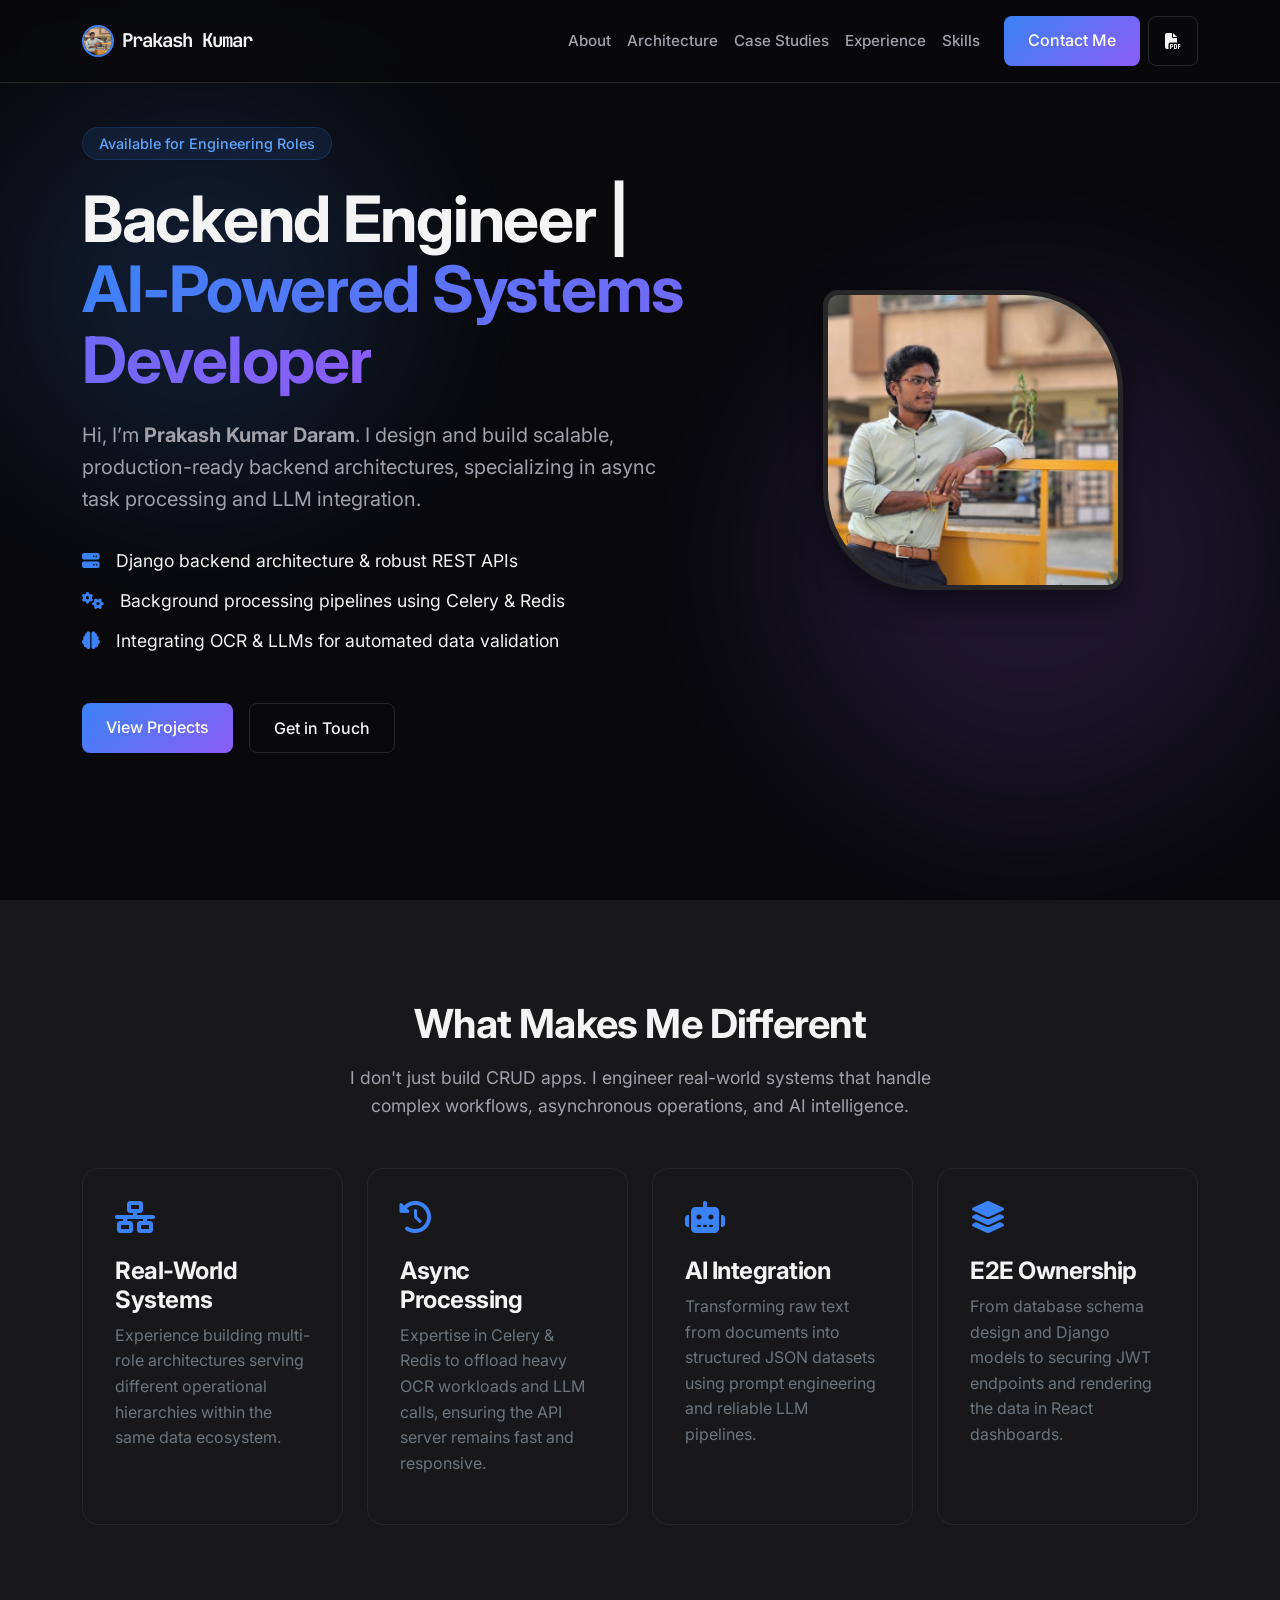
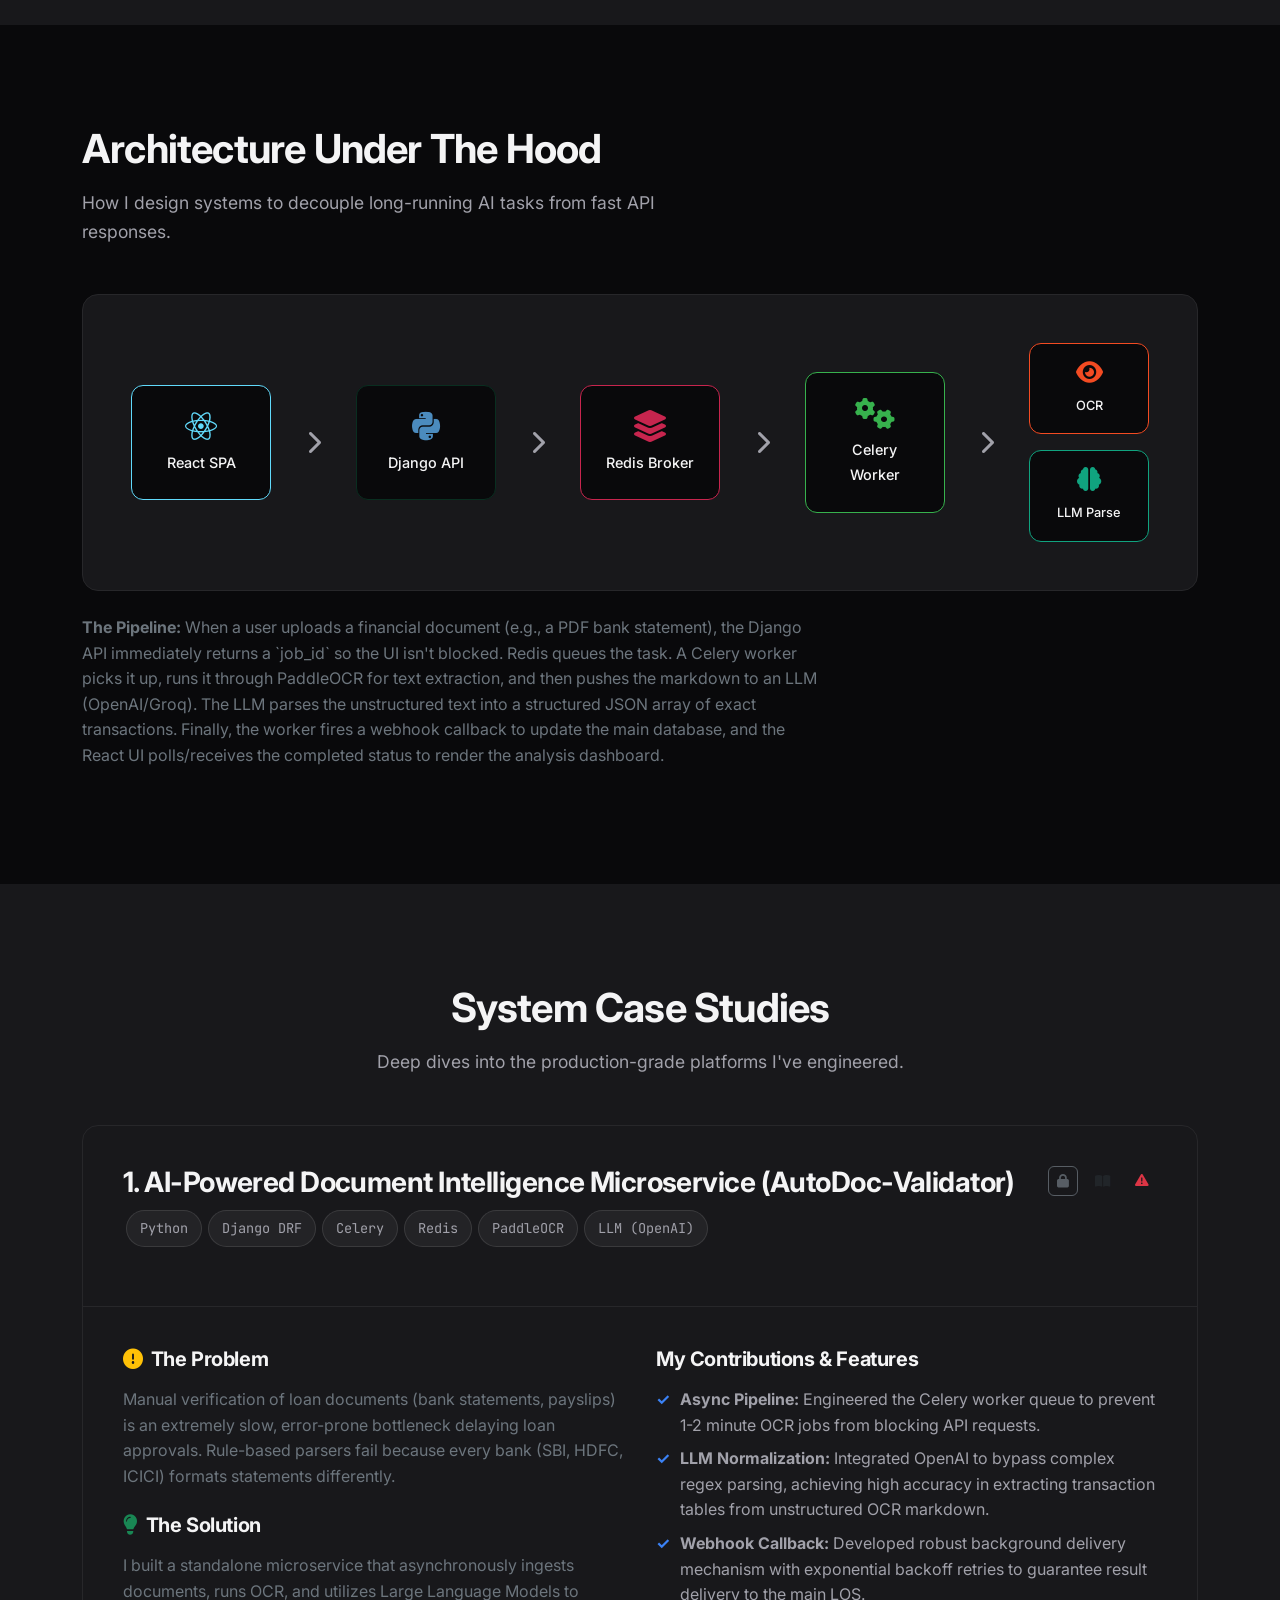
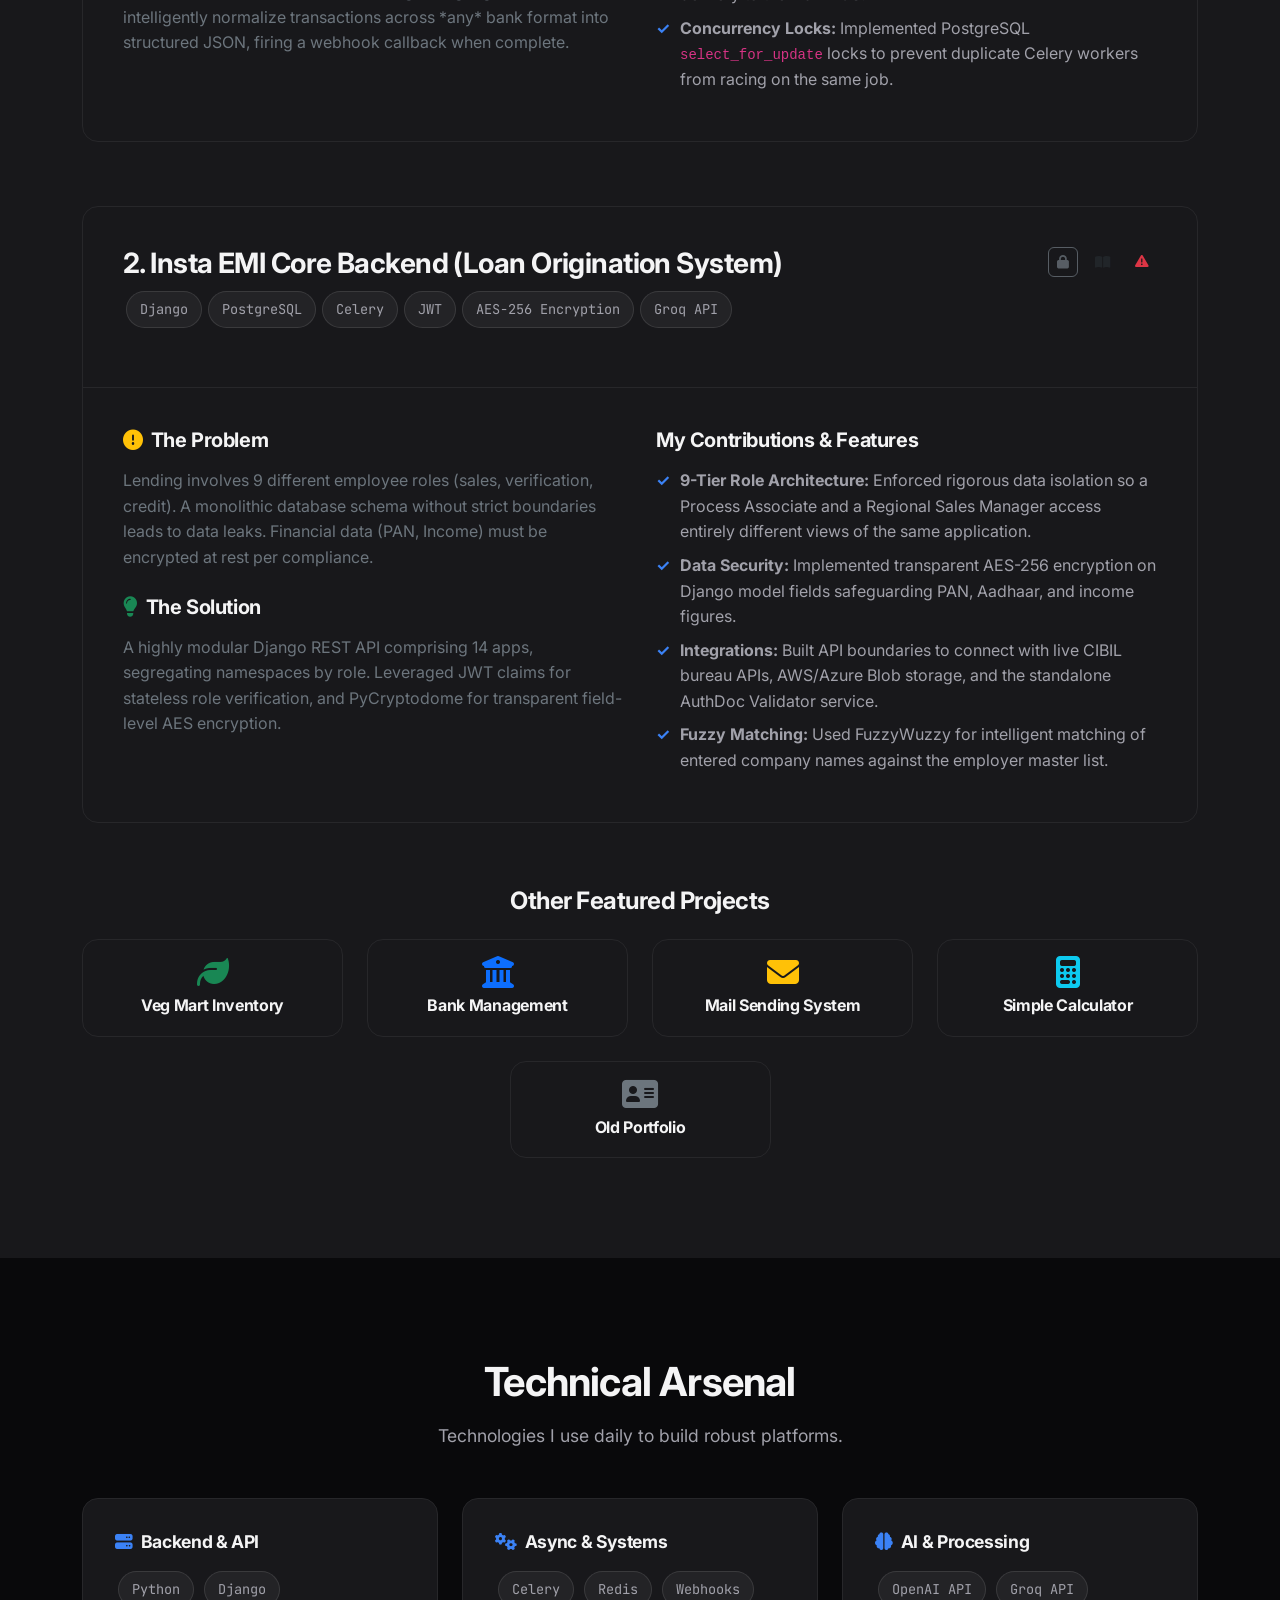
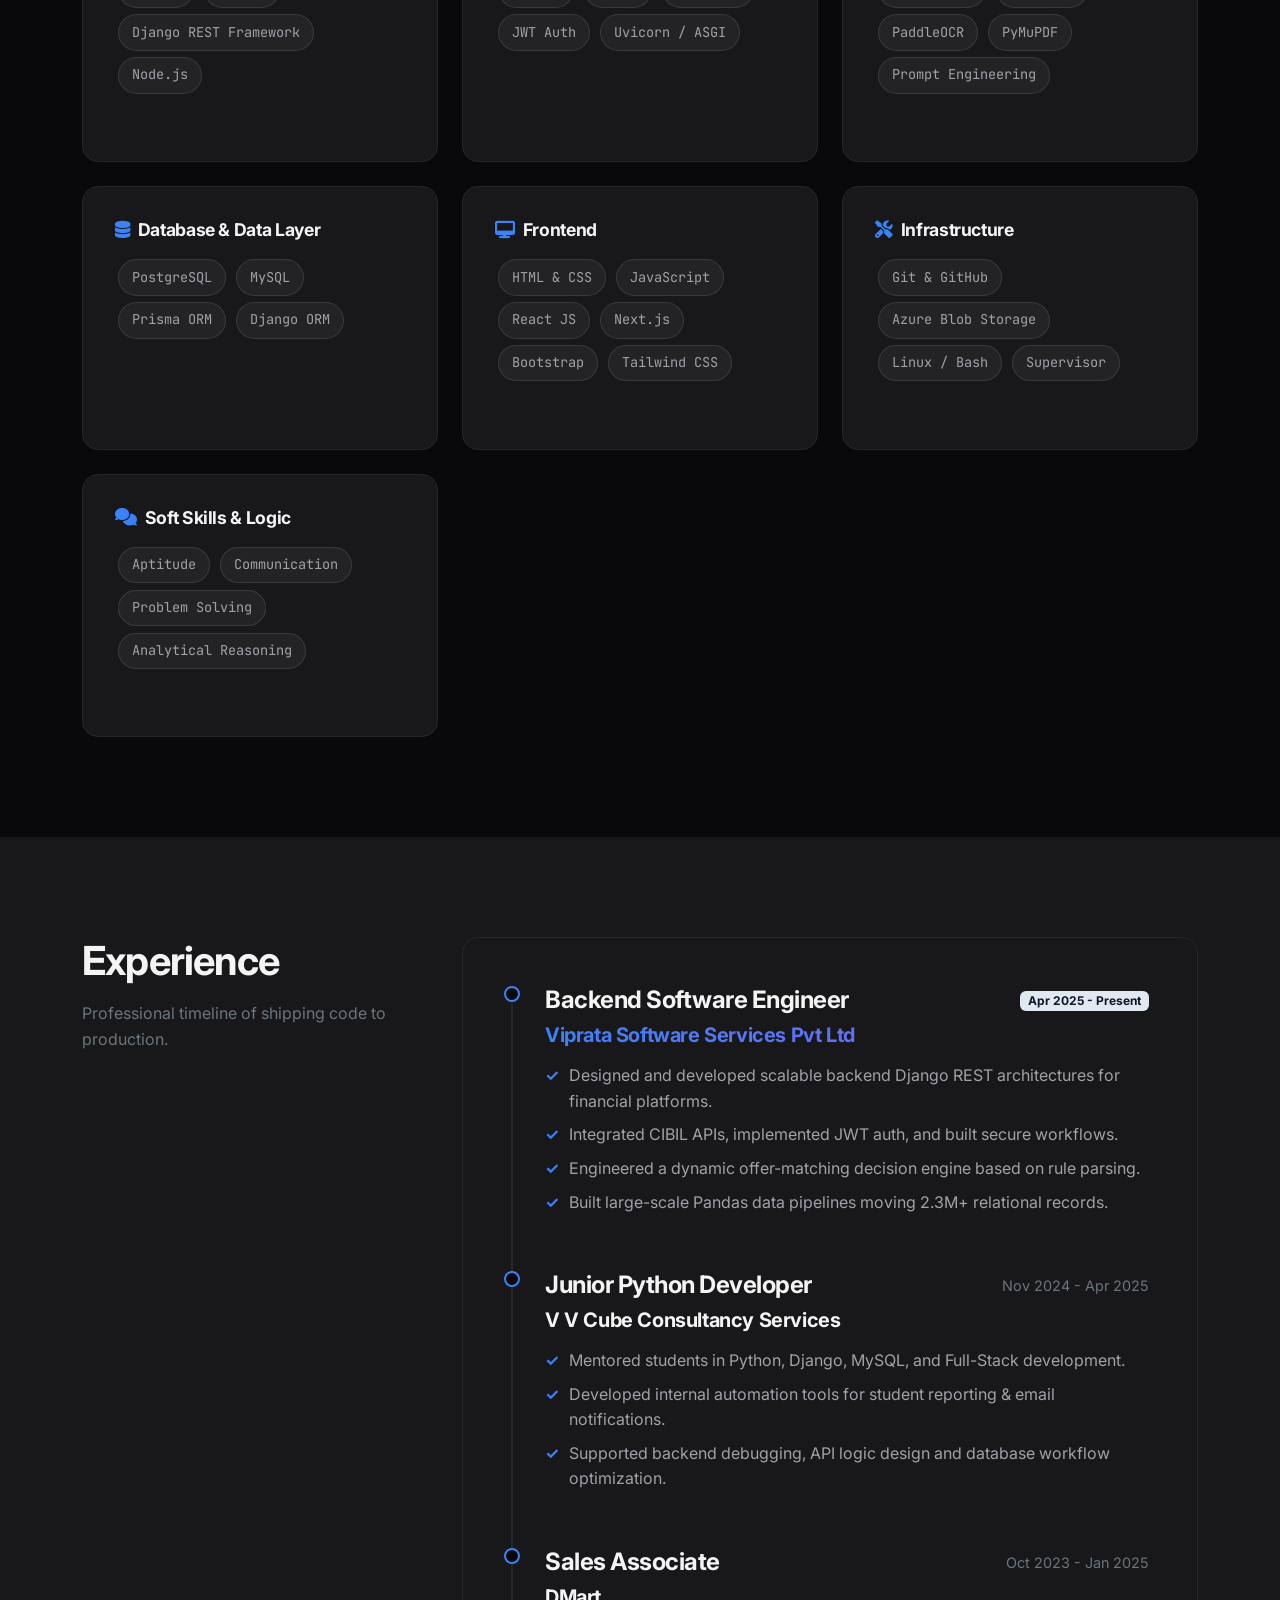
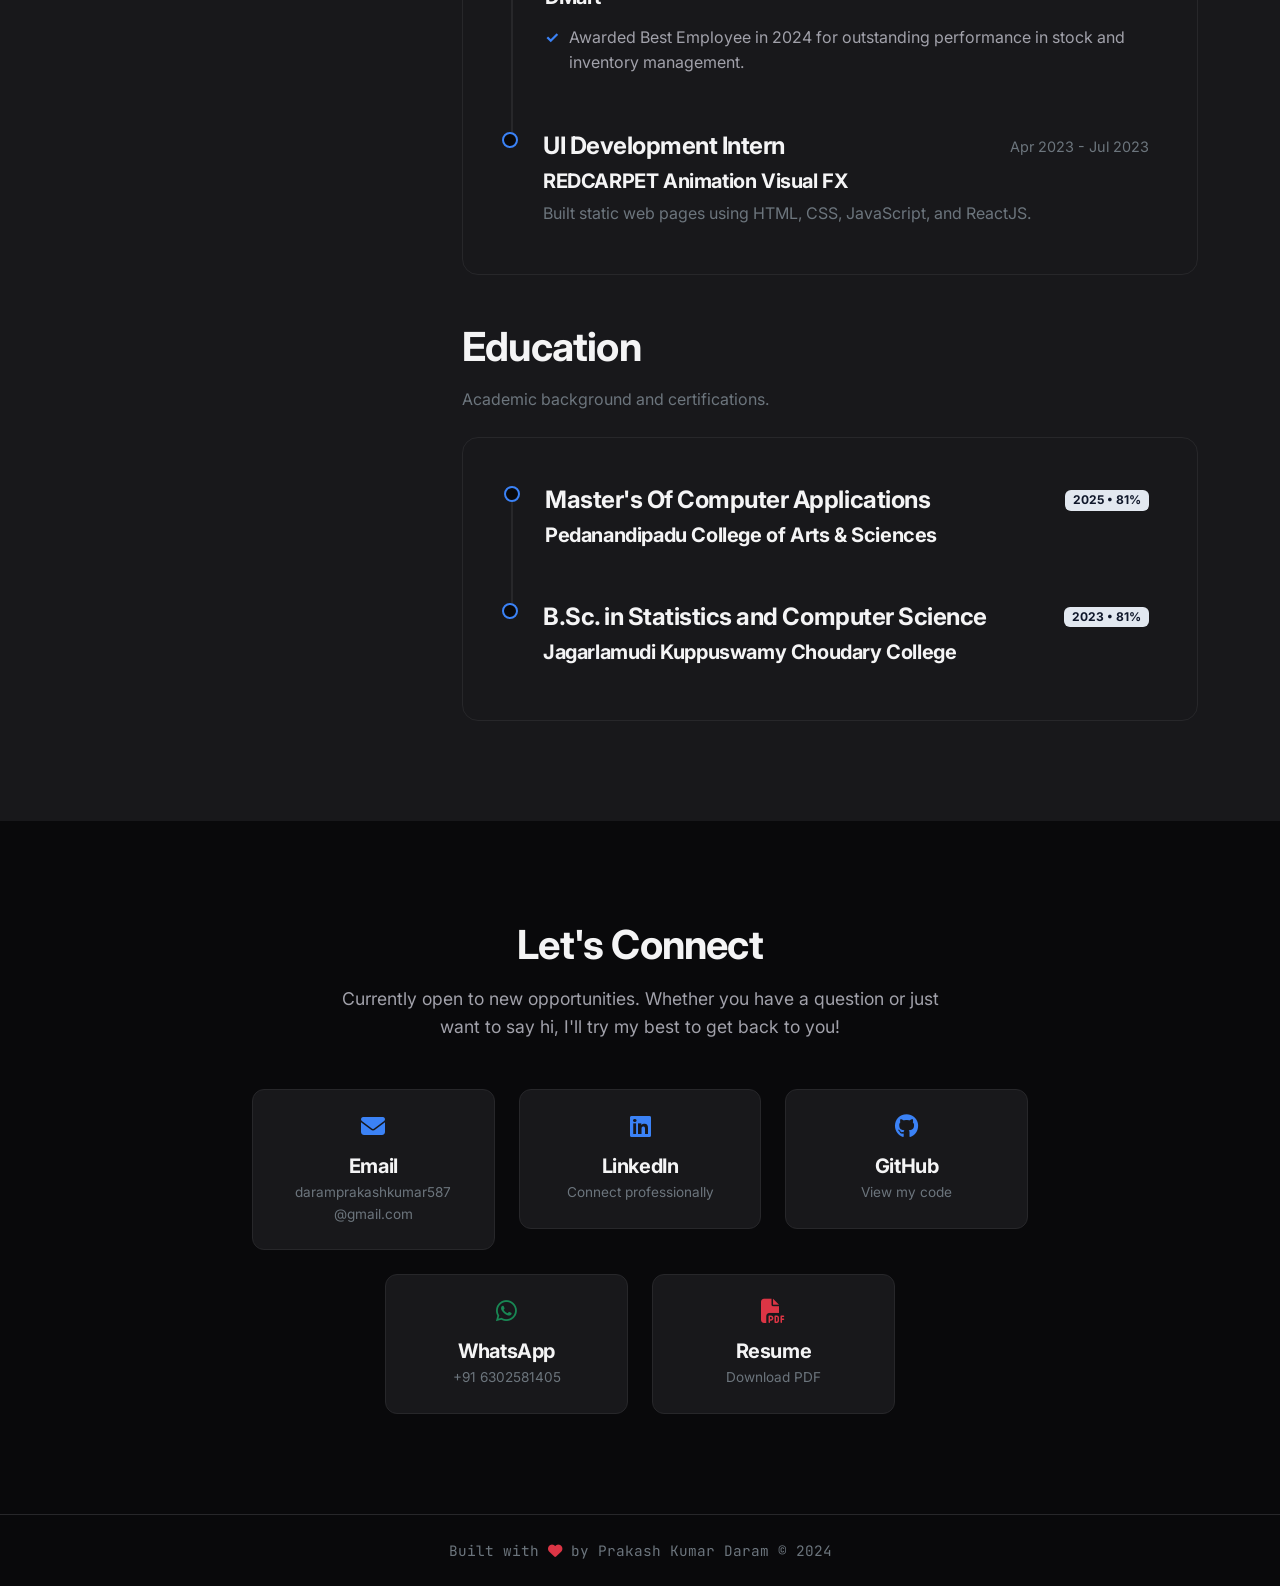
<file: index.html>
<!DOCTYPE html>
<html lang="en">

<head>
    <meta charset="UTF-8">
    <meta name="viewport" content="width=device-width, initial-scale=1.0">
    <title>Prakash Kumar Daram - Backend Engineer | AI-Powered Systems</title>
    <!-- Google Fonts -->
    <link rel="preconnect" href="https://fonts.googleapis.com">
    <link rel="preconnect" href="https://fonts.gstatic.com" crossorigin>
    <link
        href="https://fonts.googleapis.com/css2?family=Inter:wght@300;400;500;600;700&family=JetBrains+Mono:wght@400;500&display=swap"
        rel="stylesheet">
    <!-- Bootstrap -->
    <link href="https://cdn.jsdelivr.net/npm/bootstrap@5.3.3/dist/css/bootstrap.min.css" rel="stylesheet">
    <!-- Font Awesome -->
    <link rel="stylesheet" href="https://cdnjs.cloudflare.com/ajax/libs/font-awesome/6.4.0/css/all.min.css">
    <!-- Animate.css for subtle enter animations -->
    <link rel="stylesheet" href="https://cdnjs.cloudflare.com/ajax/libs/animate.css/4.1.1/animate.min.css" />

    <link rel="stylesheet" href="assets/css/styles.css">

    <style>
        .markdown-inject h1,
        .markdown-inject h2,
        .markdown-inject h3 {
            color: #0f172a;
            margin-top: 2rem;
            margin-bottom: 1rem;
            font-weight: 700;
            border-bottom: 1px solid #e2e8f0;
            padding-bottom: 0.5rem;
        }

        .markdown-inject pre {
            background-color: #0f172a;
            color: #f8fafc;
            padding: 1.5rem;
            border-radius: 8px;
            overflow-x: auto;
            margin-bottom: 1.5rem;
        }

        .markdown-inject code {
            font-family: 'JetBrains Mono', monospace;
            font-size: 0.9em;
            background-color: #f1f5f9;
            padding: 0.2rem 0.4rem;
            border-radius: 4px;
            color: #ef4444;
        }

        .markdown-inject pre code {
            background-color: transparent;
            padding: 0;
            color: inherit;
        }

        .markdown-inject table {
            width: 100%;
            border-collapse: collapse;
            margin-bottom: 2rem;
        }

        .markdown-inject th,
        .markdown-inject td {
            border: 1px solid #e2e8f0;
            padding: 0.75rem;
            text-align: left;
        }

        .markdown-inject th {
            background-color: #f8fafc;
            font-weight: 600;
        }

        .markdown-inject ul,
        .markdown-inject ol {
            margin-bottom: 1.5rem;
            padding-left: 1.5rem;
        }

        .markdown-inject li {
            margin-bottom: 0.5rem;
        }
    </style>

</head>

<body data-bs-spy="scroll" data-bs-target="#navbar" data-bs-offset="100">

    <div class="glow glow-1"></div>
    <div class="glow glow-2"></div>

    <!-- Navigation -->
    <nav id="navbar" class="navbar navbar-expand-lg navbar-dark navbar-custom fixed-top">
        <div class="container">
            <a class="navbar-brand d-flex align-items-center" href="#hero">
                <img src="mupicture.jpg" alt="Logo" width="32" height="32" class="me-2 rounded-circle"
                    style="object-fit: cover; border: 2px solid var(--accent-primary);">
                <span class="text-mono" style="font-size: 0.95em;">Prakash Kumar</span>
            </a>
            <button class="navbar-toggler border-0" type="button" data-bs-toggle="collapse" data-bs-target="#navbarNav">
                <span class="navbar-toggler-icon"></span>
            </button>
            <div class="collapse navbar-collapse" id="navbarNav">
                <ul class="navbar-nav ms-auto">
                    <li class="nav-item"><a class="nav-link" href="#about">About</a></li>
                    <li class="nav-item"><a class="nav-link" href="#architecture">Architecture</a></li>
                    <li class="nav-item"><a class="nav-link" href="#projects">Case Studies</a></li>
                    <li class="nav-item"><a class="nav-link" href="#experience">Experience</a></li>
                    <li class="nav-item"><a class="nav-link" href="#skills">Skills</a></li>
                </ul>
                <div class="d-lg-none mt-3">
                    <a href="#contact" class="btn btn-primary-custom w-100 mb-2">Contact Me</a>
                    <a href="prakashkumarresumeex.pdf" target="_blank" class="btn btn-outline-custom w-100">Resume</a>
                </div>
            </div>
            <div class="d-none d-lg-flex ms-3 gap-2">
                <a href="#contact" class="btn btn-primary-custom">Contact Me</a>
                <a href="prakashkumarresumeex.pdf" target="_blank" class="btn btn-outline-custom px-3" title="View Resume"><i class="fas fa-file-pdf"></i></a>
            </div>
        </div>
    </nav>

    <!-- Hero Section -->
    <section id="hero">
        <div class="container">
            <div class="row align-items-center">
                <div class="col-lg-7 animate__animated animate__fadeInUp">
                    <div class="d-inline-block px-3 py-1 rounded-pill mb-4"
                        style="background: rgba(59, 130, 246, 0.1); border: 1px solid rgba(59, 130, 246, 0.2); color: #60a5fa; font-size: 0.9rem; font-weight: 500;">
                        Available for Engineering Roles
                    </div>
                    <h1 class="hero-title">Backend Engineer | <span class="text-gradient">AI-Powered Systems
                            Developer</span></h1>
                    <p class="hero-summary">
                        Hi, I’m <strong>Prakash Kumar Daram</strong>. I design and build scalable, production-ready
                        backend architectures, specializing in async task processing and LLM integration.
                    </p>
                    <ul class="hero-list">
                        <li><i class="fas fa-server"></i> Django backend architecture & robust REST APIs</li>
                        <li><i class="fas fa-cogs"></i> Background processing pipelines using Celery & Redis</li>
                        <li><i class="fas fa-brain"></i> Integrating OCR & LLMs for automated data validation</li>
                    </ul>
                    <div class="d-flex gap-3 mt-5">
                        <a href="#projects" class="btn btn-primary-custom">View Projects</a>
                        <a href="#contact" class="btn btn-outline-custom">Get in Touch</a>
                    </div>
                </div>
                <div class="col-lg-5 d-none d-lg-block animate__animated animate__fadeIn animate__delay-1s text-center">
                    <img src="mupicture.jpg" alt="Prakash Kumar Daram" class="img-fluid"
                        style="border: 5px solid #27272a; border-radius: 15px 100px; max-width: 300px; box-shadow: 0 10px 30px rgba(0,0,0,0.5); transition: all 0.3s ease;"
                        onmouseover="this.style.borderColor='#3b82f6'; this.style.transform='translateY(-5px)';"
                        onmouseout="this.style.borderColor='#27272a'; this.style.transform='translateY(0)';">
                </div>
            </div>
        </div>
    </section>

    <!-- What Makes Me Different -->
    <section id="about" style="background: var(--bg-surface);">
        <div class="container">
            <div class="section-header text-center">
                <h2 class="section-title">What Makes Me Different</h2>
                <p class="section-subtitle mx-auto">I don't just build CRUD apps. I engineer real-world systems that
                    handle complex workflows, asynchronous operations, and AI intelligence.</p>
            </div>

            <div class="row g-4">
                <div class="col-md-6 col-lg-3">
                    <div class="glass-card">
                        <i class="fas fa-network-wired diff-icon"></i>
                        <h4>Real-World Systems</h4>
                        <p class="text-secondary">Experience building multi-role architectures serving different
                            operational hierarchies within the same data ecosystem.</p>
                    </div>
                </div>
                <div class="col-md-6 col-lg-3">
                    <div class="glass-card">
                        <i class="fas fa-history diff-icon"></i>
                        <h4>Async Processing</h4>
                        <p class="text-secondary">Expertise in Celery & Redis to offload heavy OCR workloads and LLM
                            calls, ensuring the API server remains fast and responsive.</p>
                    </div>
                </div>
                <div class="col-md-6 col-lg-3">
                    <div class="glass-card">
                        <i class="fas fa-robot diff-icon"></i>
                        <h4>AI Integration</h4>
                        <p class="text-secondary">Transforming raw text from documents into structured JSON datasets
                            using prompt engineering and reliable LLM pipelines.</p>
                    </div>
                </div>
                <div class="col-md-6 col-lg-3">
                    <div class="glass-card">
                        <i class="fas fa-layer-group diff-icon"></i>
                        <h4>E2E Ownership</h4>
                        <p class="text-secondary">From database schema design and Django models to securing JWT
                            endpoints and rendering the data in React dashboards.</p>
                    </div>
                </div>
            </div>
        </div>
    </section>

    <!-- Architecture Highlight -->
    <section id="architecture">
        <div class="container">
            <div class="section-header">
                <h2 class="section-title">Architecture Under The Hood</h2>
                <p class="section-subtitle">How I design systems to decouple long-running AI tasks from fast API
                    responses.</p>
            </div>

            <div class="arch-diagram mb-4">
                <div class="arch-flow">
                    <div class="arch-node" style="border-color: #61dafb;">
                        <i class="fab fa-react" style="color: #61dafb;"></i>
                        <span>React SPA</span>
                    </div>

                    <i class="fas fa-chevron-right arch-arrow"></i>

                    <div class="arch-node" style="border-color: #092e20;">
                        <i class="fab fa-python" style="color: #4b8bbe;"></i>
                        <span>Django API</span>
                    </div>

                    <i class="fas fa-chevron-right arch-arrow"></i>

                    <div class="arch-node" style="border-color: #c7254e;">
                        <i class="fas fa-layer-group" style="color: #c7254e;"></i>
                        <span>Redis Broker</span>
                    </div>

                    <i class="fas fa-chevron-right arch-arrow"></i>

                    <div class="arch-node" style="border-color: #37b14d;">
                        <i class="fas fa-cogs" style="color: #37b14d;"></i>
                        <span>Celery Worker</span>
                    </div>

                    <i class="fas fa-chevron-right arch-arrow"></i>

                    <div class="d-flex flex-column gap-3">
                        <div class="arch-node" style="border-color: #f34b22; width: 120px; padding: 1rem;">
                            <i class="fas fa-eye" style="color: #f34b22; font-size: 1.5rem;"></i>
                            <span style="font-size: 0.8rem;">OCR</span>
                        </div>
                        <div class="arch-node" style="border-color: #10a37f; width: 120px; padding: 1rem;">
                            <i class="fas fa-brain" style="color: #10a37f; font-size: 1.5rem;"></i>
                            <span style="font-size: 0.8rem;">LLM Parse</span>
                        </div>
                    </div>
                </div>
            </div>

            <div class="row">
                <div class="col-lg-8">
                    <p class="text-secondary">
                        <strong>The Pipeline:</strong> When a user uploads a financial document (e.g., a PDF bank
                        statement), the Django API immediately returns a `job_id` so the UI isn't blocked. Redis queues
                        the task. A Celery worker picks it up, runs it through PaddleOCR for text extraction, and then
                        pushes the markdown to an LLM (OpenAI/Groq). The LLM parses the unstructured text into a
                        structured JSON array of exact transactions. Finally, the worker fires a webhook callback to
                        update the main database, and the React UI polls/receives the completed status to render the
                        analysis dashboard.
                    </p>
                </div>
            </div>
        </div>
    </section>

    <!-- Projects / Case Studies -->
    <section id="projects" style="background: var(--bg-surface);">
        <div class="container">
            <div class="section-header text-center">
                <h2 class="section-title">System Case Studies</h2>
                <p class="section-subtitle mx-auto">Deep dives into the production-grade platforms I've engineered.</p>
            </div>

            <!-- Project 1: AutoDoc Validator -->
            <div class="project-card">
                <div class="project-header">
                    <div class="d-flex justify-content-between align-items-start mb-2">
                        <h3 class="mb-0">1. AI-Powered Document Intelligence Microservice (AutoDoc-Validator)</h3>
                        <div class="d-flex align-items-center gap-2 ms-3 flex-shrink-0">
                            <span class="btn btn-outline-secondary disabled px-2 py-1" style="opacity: 0.75; pointer-events: none; font-size:0.85rem;"
                                data-bs-toggle="tooltip" data-bs-placement="top" title="Enterprise Project — Source code is confidential">
                                <i class="fas fa-lock"></i>
                            </span>
                            <button class="btn btn-custom px-2 py-1" style="font-size:0.85rem;" data-bs-toggle="modal" data-bs-target="#modalAutoDoc"
                                data-bs-placement="top" title="View System Design Documentation">
                                <i class="fas fa-book-open"></i>
                            </button>
                            <span class="px-2 py-1" style="font-size:0.85rem; cursor:default;"
                                data-bs-toggle="tooltip" data-bs-placement="top"
                                title="Developed at Viprata Software Services. Source code is private due to company NDA policies.">
                                <i class="fas fa-exclamation-triangle text-danger"></i>
                            </span>
                        </div>
                    </div>
                    <div class="d-flex flex-wrap mb-3">
                        <span class="tech-badge">Python</span>
                        <span class="tech-badge">Django DRF</span>
                        <span class="tech-badge">Celery</span>
                        <span class="tech-badge">Redis</span>
                        <span class="tech-badge">PaddleOCR</span>
                        <span class="tech-badge">LLM (OpenAI)</span>
                    </div>

                </div>
                <div class="project-content">
                    <div class="project-grid">
                        <div>
                            <h5 class="text-primary-custom mb-3"><i
                                    class="fas fa-exclamation-circle text-warning me-2"></i>The Problem</h5>
                            <p class="text-secondary mb-4">Manual verification of loan documents (bank statements,
                                payslips) is an extremely slow, error-prone bottleneck delaying loan approvals.
                                Rule-based parsers fail because every bank (SBI, HDFC, ICICI) formats statements
                                differently.</p>

                            <h5 class="text-primary-custom mb-3"><i class="fas fa-lightbulb text-success me-2"></i>The
                                Solution</h5>
                            <p class="text-secondary">I built a standalone microservice that asynchronously ingests
                                documents, runs OCR, and utilizes Large Language Models to intelligently normalize
                                transactions across *any* bank format into structured JSON, firing a webhook callback
                                when complete.</p>
                        </div>
                        <div>
                            <h5 class="mb-3">My Contributions & Features</h5>
                            <ul class="list-check">
                                <li><strong>Async Pipeline:</strong> Engineered the Celery worker queue to prevent 1-2
                                    minute OCR jobs from blocking API requests.</li>
                                <li><strong>LLM Normalization:</strong> Integrated OpenAI to bypass complex regex
                                    parsing, achieving high accuracy in extracting transaction tables from unstructured
                                    OCR markdown.</li>
                                <li><strong>Webhook Callback:</strong> Developed robust background delivery mechanism
                                    with exponential backoff retries to guarantee result delivery to the main LOS.</li>
                                <li><strong>Concurrency Locks:</strong> Implemented PostgreSQL
                                    <code>select_for_update</code> locks to prevent duplicate Celery workers from racing
                                    on the same job.</li>
                            </ul>
                        </div>
                    </div>
                </div>
            </div>

            <!-- Project 2: Insta EMI Backend -->
            <div class="project-card">
                <div class="project-header">
                    <div class="d-flex justify-content-between align-items-start mb-2">
                        <h3 class="mb-0">2. Insta EMI Core Backend (Loan Origination System)</h3>
                        <div class="d-flex align-items-center gap-2 ms-3 flex-shrink-0">
                            <span class="btn btn-outline-secondary disabled px-2 py-1" style="opacity: 0.75; pointer-events: none; font-size:0.85rem;"
                                data-bs-toggle="tooltip" data-bs-placement="top" title="Enterprise Project — Source code is confidential">
                                <i class="fas fa-lock"></i>
                            </span>
                            <button class="btn btn-custom px-2 py-1" style="font-size:0.85rem;" data-bs-toggle="modal" data-bs-target="#modalInstaBackend"
                                data-bs-placement="top" title="View System Design Documentation">
                                <i class="fas fa-book-open"></i>
                            </button>
                            <span class="px-2 py-1" style="font-size:0.85rem; cursor:default;"
                                data-bs-toggle="tooltip" data-bs-placement="top"
                                title="Developed at Viprata Software Services. Source code is private due to company NDA policies.">
                                <i class="fas fa-exclamation-triangle text-danger"></i>
                            </span>
                        </div>
                    </div>
                    <div class="d-flex flex-wrap mb-3">
                        <span class="tech-badge">Django</span>
                        <span class="tech-badge">PostgreSQL</span>
                        <span class="tech-badge">Celery</span>
                        <span class="tech-badge">JWT</span>
                        <span class="tech-badge">AES-256 Encryption</span>
                        <span class="tech-badge">Groq API</span>
                    </div>
                    <!-- <p class="text-secondary mb-0" style="font-size: 0.82rem; line-height: 1.4;">
                        <i class="fas fa-exclamation-triangle text-danger me-1"
                            data-bs-toggle="tooltip" data-bs-placement="top"
                            title="Source code is not publicly available due to company NDA policies"></i>
                        This project was developed as part of my role at Viprata Software Services. Source code is private due to company policies.
                    </p> -->
                </div>
                <div class="project-content">
                    <div class="project-grid">
                        <div>
                            <h5 class="text-primary-custom mb-3"><i
                                    class="fas fa-exclamation-circle text-warning me-2"></i>The Problem</h5>
                            <p class="text-secondary mb-4">Lending involves 9 different employee roles (sales,
                                verification, credit). A monolithic database schema without strict boundaries leads to
                                data leaks. Financial data (PAN, Income) must be encrypted at rest per compliance.</p>

                            <h5 class="text-primary-custom mb-3"><i class="fas fa-lightbulb text-success me-2"></i>The
                                Solution</h5>
                            <p class="text-secondary">A highly modular Django REST API comprising 14 apps, segregating
                                namespaces by role. Leveraged JWT claims for stateless role verification, and
                                PyCryptodome for transparent field-level AES encryption.</p>
                        </div>
                        <div>
                            <h5 class="mb-3">My Contributions & Features</h5>
                            <ul class="list-check">
                                <li><strong>9-Tier Role Architecture:</strong> Enforced rigorous data isolation so a
                                    Process Associate and a Regional Sales Manager access entirely different views of
                                    the same application.</li>
                                <li><strong>Data Security:</strong> Implemented transparent AES-256 encryption on Django
                                    model fields safeguarding PAN, Aadhaar, and income figures.</li>
                                <li><strong>Integrations:</strong> Built API boundaries to connect with live CIBIL
                                    bureau APIs, AWS/Azure Blob storage, and the standalone AuthDoc Validator service.
                                </li>
                                <li><strong>Fuzzy Matching:</strong> Used FuzzyWuzzy for intelligent matching of entered
                                    company names against the employer master list.</li>
                            </ul>
                        </div>
                    </div>
                </div>
            </div>

            <!-- Other Projects Section -->
            <h4 class="mt-5 mb-4 text-center">Other Featured Projects</h4>
            <div class="row g-4 justify-content-center">
                <div class="col-md-4 col-lg-3">
                    <a href="https://python-veg-inventory.onrender.com/" target="_blank"
                        class="glass-card d-block text-center text-decoration-none p-3 h-100">
                        <i class="fas fa-leaf mb-2 text-success" style="font-size: 2rem;"></i>
                        <h6 class="mb-1 text-primary-custom" style="color: var(--text-primary);">Veg Mart Inventory</h6>
                    </a>
                </div>
                <div class="col-md-4 col-lg-3">
                    <a href="https://github.com/prakash-python/python_mysql_bank_project" target="_blank"
                        class="glass-card d-block text-center text-decoration-none p-3 h-100">
                        <i class="fas fa-university mb-2 text-primary" style="font-size: 2rem;"></i>
                        <h6 class="mb-1 text-primary-custom" style="color: var(--text-primary);">Bank Management</h6>
                    </a>
                </div>
                <div class="col-md-4 col-lg-3">
                    <a href="https://github.com/prakash-python/Mail_Sending_System" target="_blank"
                        class="glass-card d-block text-center text-decoration-none p-3 h-100">
                        <i class="fas fa-envelope mb-2 text-warning" style="font-size: 2rem;"></i>
                        <h6 class="mb-1 text-primary-custom" style="color: var(--text-primary);">Mail Sending System
                        </h6>
                    </a>
                </div>
                <div class="col-md-4 col-lg-3">
                    <a href="https://github.com/prakash-python/My_Simple_Calculater" target="_blank"
                        class="glass-card d-block text-center text-decoration-none p-3 h-100">
                        <i class="fas fa-calculator mb-2 text-info" style="font-size: 2rem;"></i>
                        <h6 class="mb-1 text-primary-custom" style="color: var(--text-primary);">Simple Calculator</h6>
                    </a>
                </div>
                <div class="col-md-4 col-lg-3">
                    <a href="https://prakashkumarpython.pythonanywhere.com/" target="_blank"
                        class="glass-card d-block text-center text-decoration-none p-3 h-100">
                        <i class="fas fa-address-card mb-2 text-secondary" style="font-size: 2rem;"></i>
                        <h6 class="mb-1 text-primary-custom" style="color: var(--text-primary);">Old Portfolio</h6>
                    </a>
                </div>
            </div>

        </div>
    </section>

    <!-- Skills -->
    <section id="skills">
        <div class="container">
            <div class="section-header text-center">
                <h2 class="section-title">Technical Arsenal</h2>
                <p class="section-subtitle mx-auto">Technologies I use daily to build robust platforms.</p>
            </div>

            <div class="row g-4">
                <div class="col-md-6 col-lg-4">
                    <div class="glass-card">
                        <div class="skill-category">
                            <h4><i class="fas fa-server"></i> Backend & API</h4>
                            <span class="tech-badge">Python</span>
                            <span class="tech-badge">Django</span>
                            <span class="tech-badge">Django REST Framework</span>
                            <span class="tech-badge">Node.js</span>
                        </div>
                    </div>
                </div>
                <div class="col-md-6 col-lg-4">
                    <div class="glass-card">
                        <div class="skill-category">
                            <h4><i class="fas fa-cogs"></i> Async & Systems</h4>
                            <span class="tech-badge">Celery</span>
                            <span class="tech-badge">Redis</span>
                            <span class="tech-badge">Webhooks</span>
                            <span class="tech-badge">JWT Auth</span>
                            <span class="tech-badge">Uvicorn / ASGI</span>
                        </div>
                    </div>
                </div>
                <div class="col-md-6 col-lg-4">
                    <div class="glass-card">
                        <div class="skill-category">
                            <h4><i class="fas fa-brain"></i> AI & Processing</h4>
                            <span class="tech-badge">OpenAI API</span>
                            <span class="tech-badge">Groq API</span>
                            <span class="tech-badge">PaddleOCR</span>
                            <span class="tech-badge">PyMuPDF</span>
                            <span class="tech-badge">Prompt Engineering</span>
                        </div>
                    </div>
                </div>
                <div class="col-md-6 col-lg-4">
                    <div class="glass-card">
                        <div class="skill-category">
                            <h4><i class="fas fa-database"></i> Database & Data Layer</h4>
                            <span class="tech-badge">PostgreSQL</span>
                            <span class="tech-badge">MySQL</span>
                            <span class="tech-badge">Prisma ORM</span>
                            <span class="tech-badge">Django ORM</span>
                        </div>
                    </div>
                </div>
                <div class="col-md-6 col-lg-4">
                    <div class="glass-card">
                        <div class="skill-category">
                            <h4><i class="fas fa-desktop"></i> Frontend</h4>
                            <span class="tech-badge">HTML & CSS</span>
                            <span class="tech-badge">JavaScript</span>
                            <span class="tech-badge">React JS</span>
                            <span class="tech-badge">Next.js</span>
                            <span class="tech-badge">Bootstrap</span>
                            <span class="tech-badge">Tailwind CSS</span>
                        </div>
                    </div>
                </div>
                <div class="col-md-6 col-lg-4">
                    <div class="glass-card">
                        <div class="skill-category">
                            <h4><i class="fas fa-tools"></i> Infrastructure</h4>
                            <span class="tech-badge">Git & GitHub</span>
                            <span class="tech-badge">Azure Blob Storage</span>
                            <span class="tech-badge">Linux / Bash</span>
                            <span class="tech-badge">Supervisor</span>
                        </div>
                    </div>
                </div>
                <!-- Added old skills block -->
                <div class="col-md-6 col-lg-4">
                    <div class="glass-card">
                        <div class="skill-category">
                            <h4><i class="fas fa-comments"></i> Soft Skills & Logic</h4>
                            <span class="tech-badge">Aptitude</span>
                            <span class="tech-badge">Communication</span>
                            <span class="tech-badge">Problem Solving</span>
                            <span class="tech-badge">Analytical Reasoning</span>
                        </div>
                    </div>
                </div>
            </div>
        </div>
    </section>

    <!-- Experience -->
    <section id="experience" style="background: var(--bg-surface);">
        <div class="container">
            <div class="row">
                <div class="col-lg-4 mb-4 mb-lg-0">
                    <h2 class="section-title">Experience</h2>
                    <p class="text-secondary">Professional timeline of shipping code to production.</p>
                </div>
                <div class="col-lg-8">
                    <!-- Experience Section -->
                    <div class="glass-card p-4 p-md-5 mb-5" style="height: auto;">
                        <div class="exp-item">
                            <div class="d-flex justify-content-between align-items-center mb-2 flex-wrap">
                                <h4 class="mb-0">Backend Software Engineer</h4>
                                <span class="badge text-bg-light"
                                    style="background: #e2e8f0 !important; color: #0f172a !important;">Apr 2025 -
                                    Present</span>
                            </div>
                            <h5 class="text-gradient">Viprata Software Services Pvt Ltd</h5>
                            <ul class="list-check mt-3 text-secondary">
                                <li>Designed and developed scalable backend Django REST architectures for financial
                                    platforms.</li>
                                <li>Integrated CIBIL APIs, implemented JWT auth, and built secure workflows.</li>
                                <li>Engineered a dynamic offer-matching decision engine based on rule parsing.</li>
                                <li>Built large-scale Pandas data pipelines moving 2.3M+ relational records.</li>
                            </ul>
                        </div>

                        <div class="exp-item">
                            <div class="d-flex justify-content-between align-items-center mb-2 flex-wrap">
                                <h4 class="mb-0">Junior Python Developer</h4>
                                <span class="text-secondary" style="font-size: 0.9em;">Nov 2024 - Apr 2025</span>
                            </div>
                            <h5 class="text-primary-custom" style="color: var(--text-primary);">V V Cube Consultancy
                                Services</h5>
                            <ul class="list-check mt-3 text-secondary">
                                <li>Mentored students in Python, Django, MySQL, and Full-Stack development.</li>
                                <li>Developed internal automation tools for student reporting & email notifications.
                                </li>
                                <li>Supported backend debugging, API logic design and database workflow optimization.
                                </li>
                            </ul>
                        </div>

                        <div class="exp-item">
                            <div class="d-flex justify-content-between align-items-center mb-2 flex-wrap">
                                <h4 class="mb-0">Sales Associate</h4>
                                <span class="text-secondary" style="font-size: 0.9em;">Oct 2023 - Jan 2025</span>
                            </div>
                            <h5 class="text-primary-custom" style="color: var(--text-primary);">DMart</h5>
                            <ul class="list-check mt-3 text-secondary">
                                <li>Awarded Best Employee in 2024 for outstanding performance in stock and inventory
                                    management.</li>
                            </ul>
                        </div>

                        <div class="exp-item border-0 pb-0">
                            <div class="d-flex justify-content-between align-items-center mb-2 flex-wrap">
                                <h4 class="mb-0">UI Development Intern</h4>
                                <span class="text-secondary" style="font-size: 0.9em;">Apr 2023 - Jul 2023</span>
                            </div>
                            <h5 class="text-primary-custom" style="color: var(--text-primary);">REDCARPET Animation
                                Visual FX</h5>
                            <p class="text-secondary mt-2 mb-0">
                                Built static web pages using HTML, CSS, JavaScript, and ReactJS.
                            </p>
                        </div>
                    </div>

                    <!-- Education Section -->
                    <h2 class="section-title mt-5">Education</h2>
                    <p class="text-secondary mb-4">Academic background and certifications.</p>
                    <div class="glass-card p-4 p-md-5" style="height: auto;">
                        <div class="exp-item">
                            <div class="d-flex justify-content-between align-items-center mb-2 flex-wrap">
                                <h4 class="mb-0">Master's Of Computer Applications</h4>
                                <span class="badge text-bg-light"
                                    style="background: #e2e8f0 !important; color: #0f172a !important;">2025 • 81%</span>
                            </div>
                            <h5 class="text-primary-custom" style="color: var(--text-primary);">Pedanandipadu College of
                                Arts & Sciences</h5>
                        </div>

                        <div class="exp-item border-0 pb-0">
                            <div class="d-flex justify-content-between align-items-center mb-2 flex-wrap">
                                <h4 class="mb-0">B.Sc. in Statistics and Computer Science</h4>
                                <span class="badge text-bg-light"
                                    style="background: #e2e8f0 !important; color: #0f172a !important;">2023 • 81%</span>
                            </div>
                            <h5 class="text-primary-custom" style="color: var(--text-primary);">Jagarlamudi Kuppuswamy
                                Choudary College</h5>
                        </div>
                    </div>
                </div>
            </div>
        </div>
    </section>

    <!-- Contact & Footer -->
    <section id="contact">
        <div class="container">
            <div class="section-header text-center">
                <h2 class="section-title">Let's Connect</h2>
                <p class="section-subtitle mx-auto">Currently open to new opportunities. Whether you have a question or
                    just want to say hi, I'll try my best to get back to you!</p>
            </div>

            <div class="row justify-content-center g-4 max-w-4xl mx-auto" style="max-width: 800px;">
                <div class="col-md-4">
                    <a href="mailto:daramprakashkumar587@gmail.com" class="contact-item flex-column text-center">
                        <i class="fas fa-envelope contact-icon mb-3 text-center"></i>
                        <h5 class="mb-1">Email</h5>
                        <span class="text-secondary"
                            style="font-size: 0.85rem">daramprakashkumar587<br>@gmail.com</span>
                    </a>
                </div>
                <div class="col-md-4">
                    <a href="https://www.linkedin.com/in/prakash-kumar-daram-891191298/" target="_blank"
                        class="contact-item flex-column text-center">
                        <i class="fab fa-linkedin contact-icon mb-3 text-center"></i>
                        <h5 class="mb-1">LinkedIn</h5>
                        <span class="text-secondary" style="font-size: 0.85rem">Connect professionally</span>
                    </a>
                </div>
                <div class="col-md-4">
                    <a href="https://github.com/prakash-python" target="_blank"
                        class="contact-item flex-column text-center">
                        <i class="fab fa-github contact-icon mb-3 text-center"></i>
                        <h5 class="mb-1">GitHub</h5>
                        <span class="text-secondary" style="font-size: 0.85rem">View my code</span>
                    </a>
                </div>
                <div class="col-md-4">
                    <a href="#" onclick="openWhatsApp(); return false;" class="contact-item flex-column text-center">
                        <i class="fab fa-whatsapp contact-icon mb-3 text-center text-success"></i>
                        <h5 class="mb-1">WhatsApp</h5>
                        <span class="text-secondary" style="font-size: 0.85rem">+91 6302581405</span>
                    </a>
                </div>
                <div class="col-md-4">
                    <a href="prakashkumarresumeex.pdf" target="_blank" class="contact-item flex-column text-center">
                        <i class="fas fa-file-pdf contact-icon mb-3 text-center text-danger"></i>
                        <h5 class="mb-1">Resume</h5>
                        <span class="text-secondary" style="font-size: 0.85rem">Download PDF</span>
                    </a>
                </div>
            </div>
        </div>
    </section>


    <!-- ============================================== -->
    <!-- BEAUTIFUL DOCUMENTATION MODALS -->
    <!-- ============================================== -->
    <!-- Modal: AutoDoc-Validator -->
    <div class="modal fade" id="modalAutoDoc" tabindex="-1" aria-labelledby="modalAutoDocLabel" aria-hidden="true">
        <div class="modal-dialog modal-xl modal-dialog-scrollable">
            <div class="modal-content"
                style="background-color: var(--bg-color); border: 1px solid var(--border-color);">
                <div class="modal-header border-bottom border-dark"
                    style="background: linear-gradient(90deg, #18181b 0%, #09090b 100%);">
                    <h5 class="modal-title fw-bold text-white fs-4" id="modalAutoDocLabel"><i
                            class="fas fa-file-alt text-primary me-2"></i>System Design: AutoDoc-Validator Microservice
                    </h5>
                    <button type="button" class="btn-close btn-close-white" data-bs-dismiss="modal"
                        aria-label="Close"></button>
                </div>
                <!-- Document Body -->
                <div class="modal-body p-0" id="bodyAutoDoc"
                    style="background-color: #f8fafc; min-height: 400px; position: relative;"></div>
                <!-- Modal Footer -->
                <div class="modal-footer"
                    style="background-color: var(--bg-surface); border-top: 1px solid var(--border-color);">
                    <button type="button" class="btn btn-primary-custom" data-bs-dismiss="modal">Close
                        Documentation</button>
                </div>
            </div>
        </div>
    </div>

    <!-- Modal: Insta EMI Backend -->
    <div class="modal fade" id="modalInstaBackend" tabindex="-1" aria-labelledby="modalInstaBackendLabel"
        aria-hidden="true">
        <div class="modal-dialog modal-xl modal-dialog-scrollable">
            <div class="modal-content"
                style="background-color: var(--bg-color); border: 1px solid var(--border-color);">
                <div class="modal-header border-bottom border-dark"
                    style="background: linear-gradient(90deg, #18181b 0%, #09090b 100%);">
                    <h5 class="modal-title fw-bold text-white fs-4" id="modalInstaBackendLabel"><i
                            class="fas fa-server text-success me-2"></i>System Design: Insta EMI Core Backend</h5>
                    <button type="button" class="btn-close btn-close-white" data-bs-dismiss="modal"
                        aria-label="Close"></button>
                </div>
                <!-- Document Body -->
                <div class="modal-body p-0" id="bodyInstaBackend"
                    style="background-color: #f8fafc; min-height: 400px; position: relative;"></div>
                <!-- Modal Footer -->
                <div class="modal-footer"
                    style="background-color: var(--bg-surface); border-top: 1px solid var(--border-color);">
                    <button type="button" class="btn btn-primary-custom" data-bs-dismiss="modal">Close
                        Documentation</button>
                </div>
            </div>
        </div>
    </div>



    <footer class="py-4 border-top" style="border-color: var(--border-color) !important;">
        <div class="container text-center">
            <p class="text-secondary mb-0 text-mono">Built with <i class="fas fa-heart text-danger"></i> by Prakash
                Kumar Daram &copy; 2024</p>
        </div>
    </footer>

    <!-- Scripts -->
    <script src="https://cdn.jsdelivr.net/npm/bootstrap@5.3.3/dist/js/bootstrap.bundle.min.js"></script>
    <script src="assets/js/scripts.js"></script>
</body>

</html>
</file>
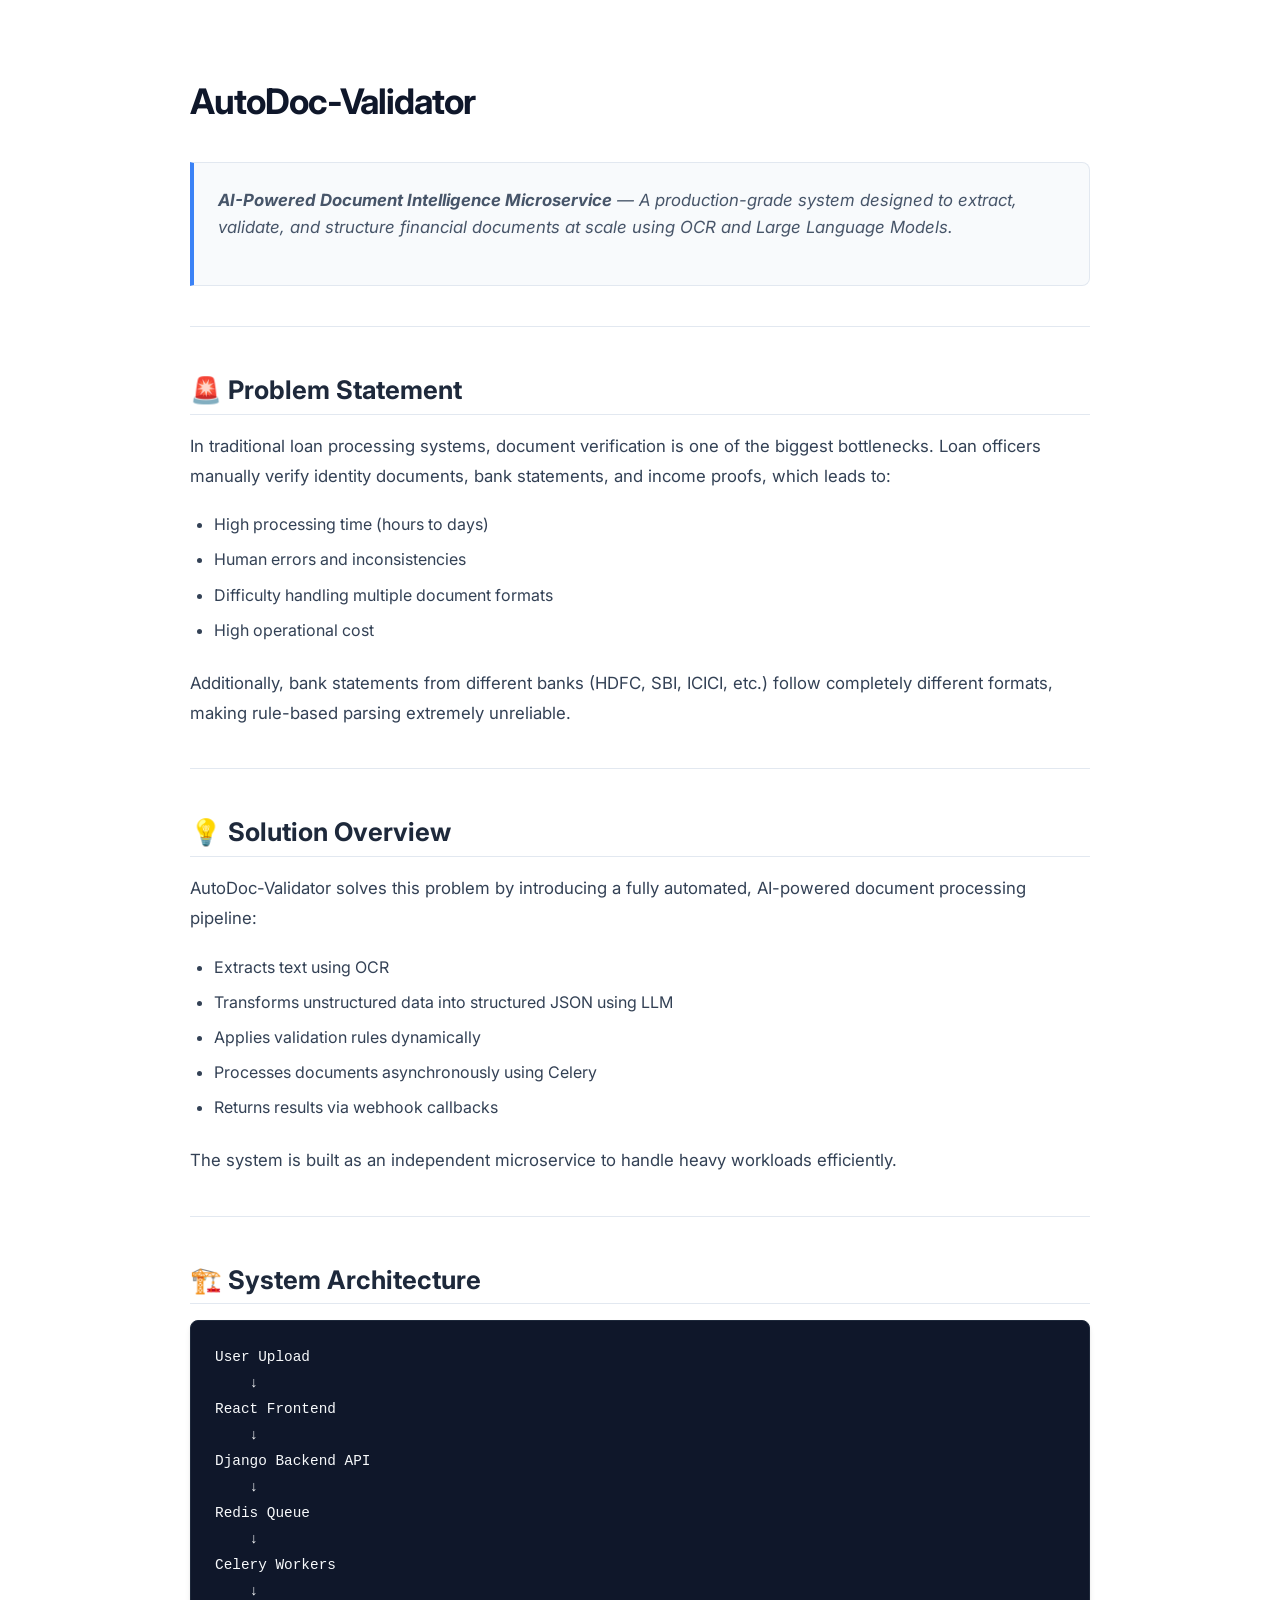
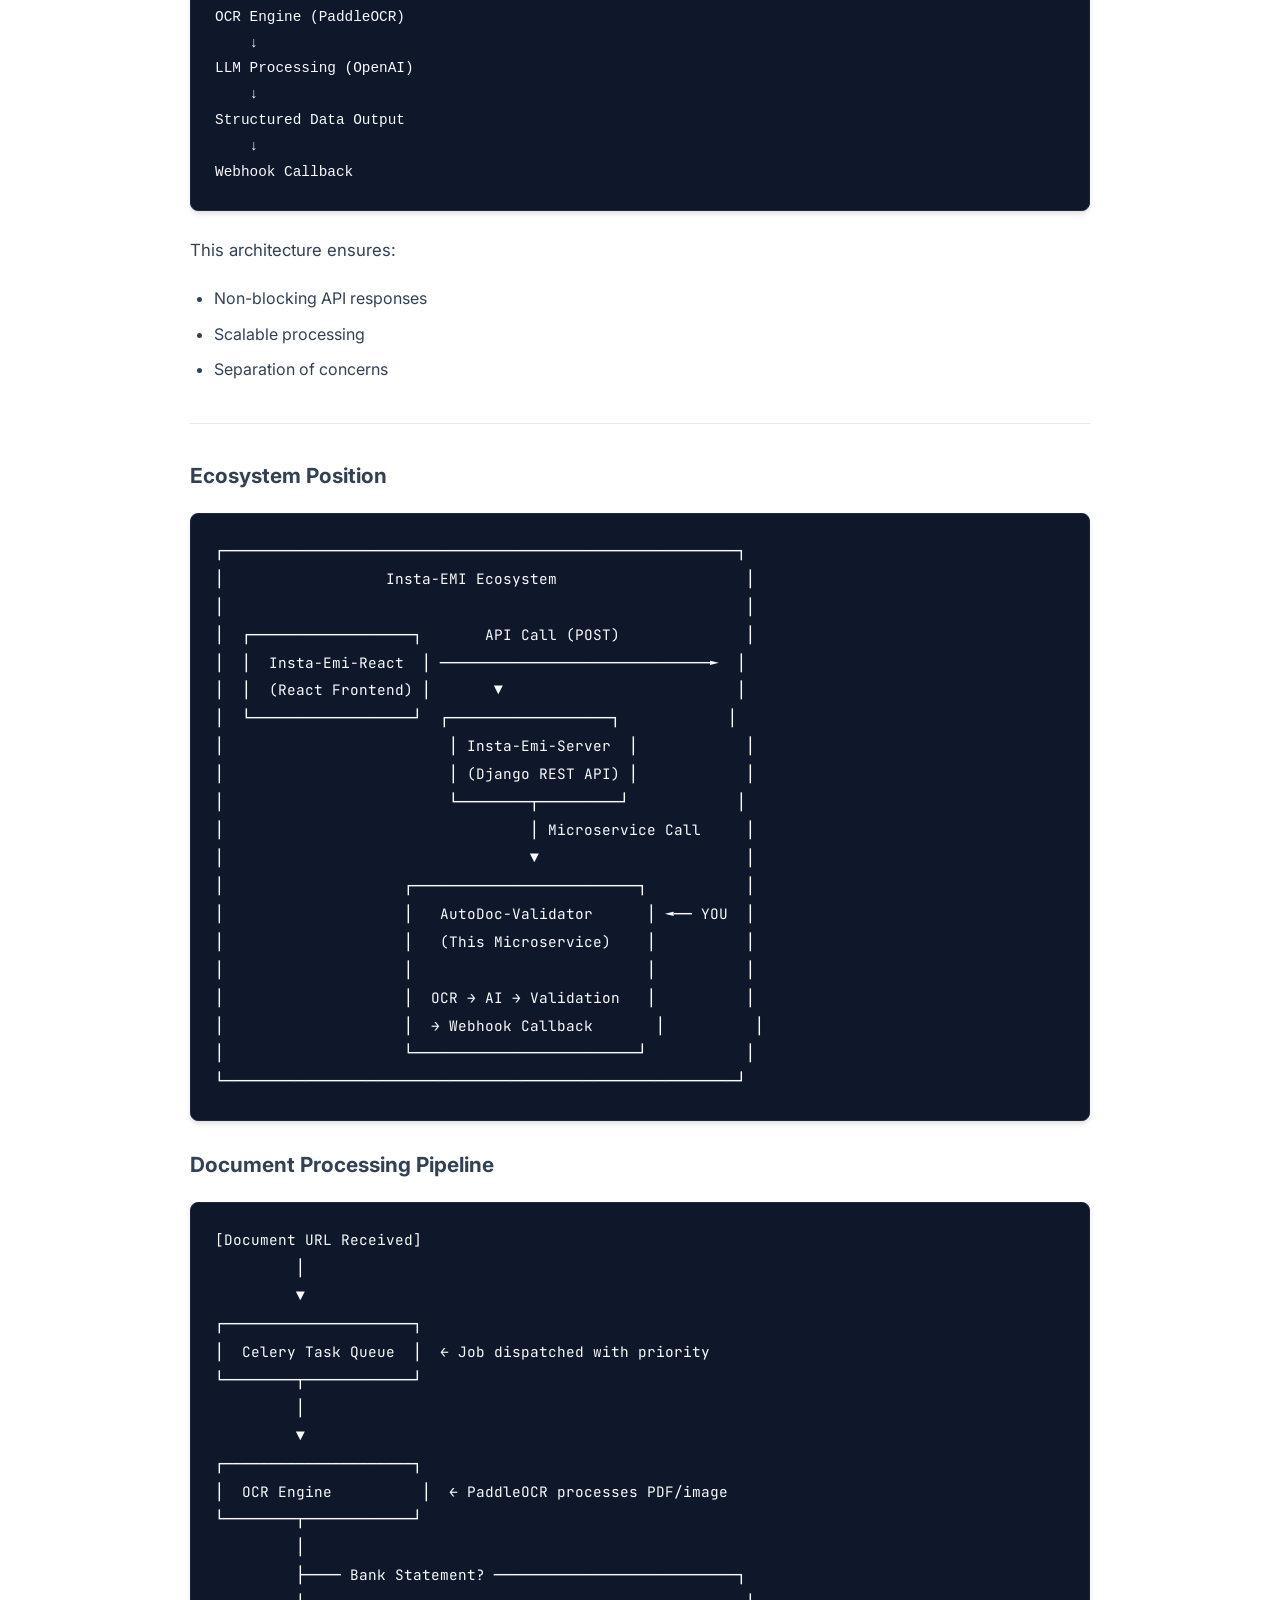
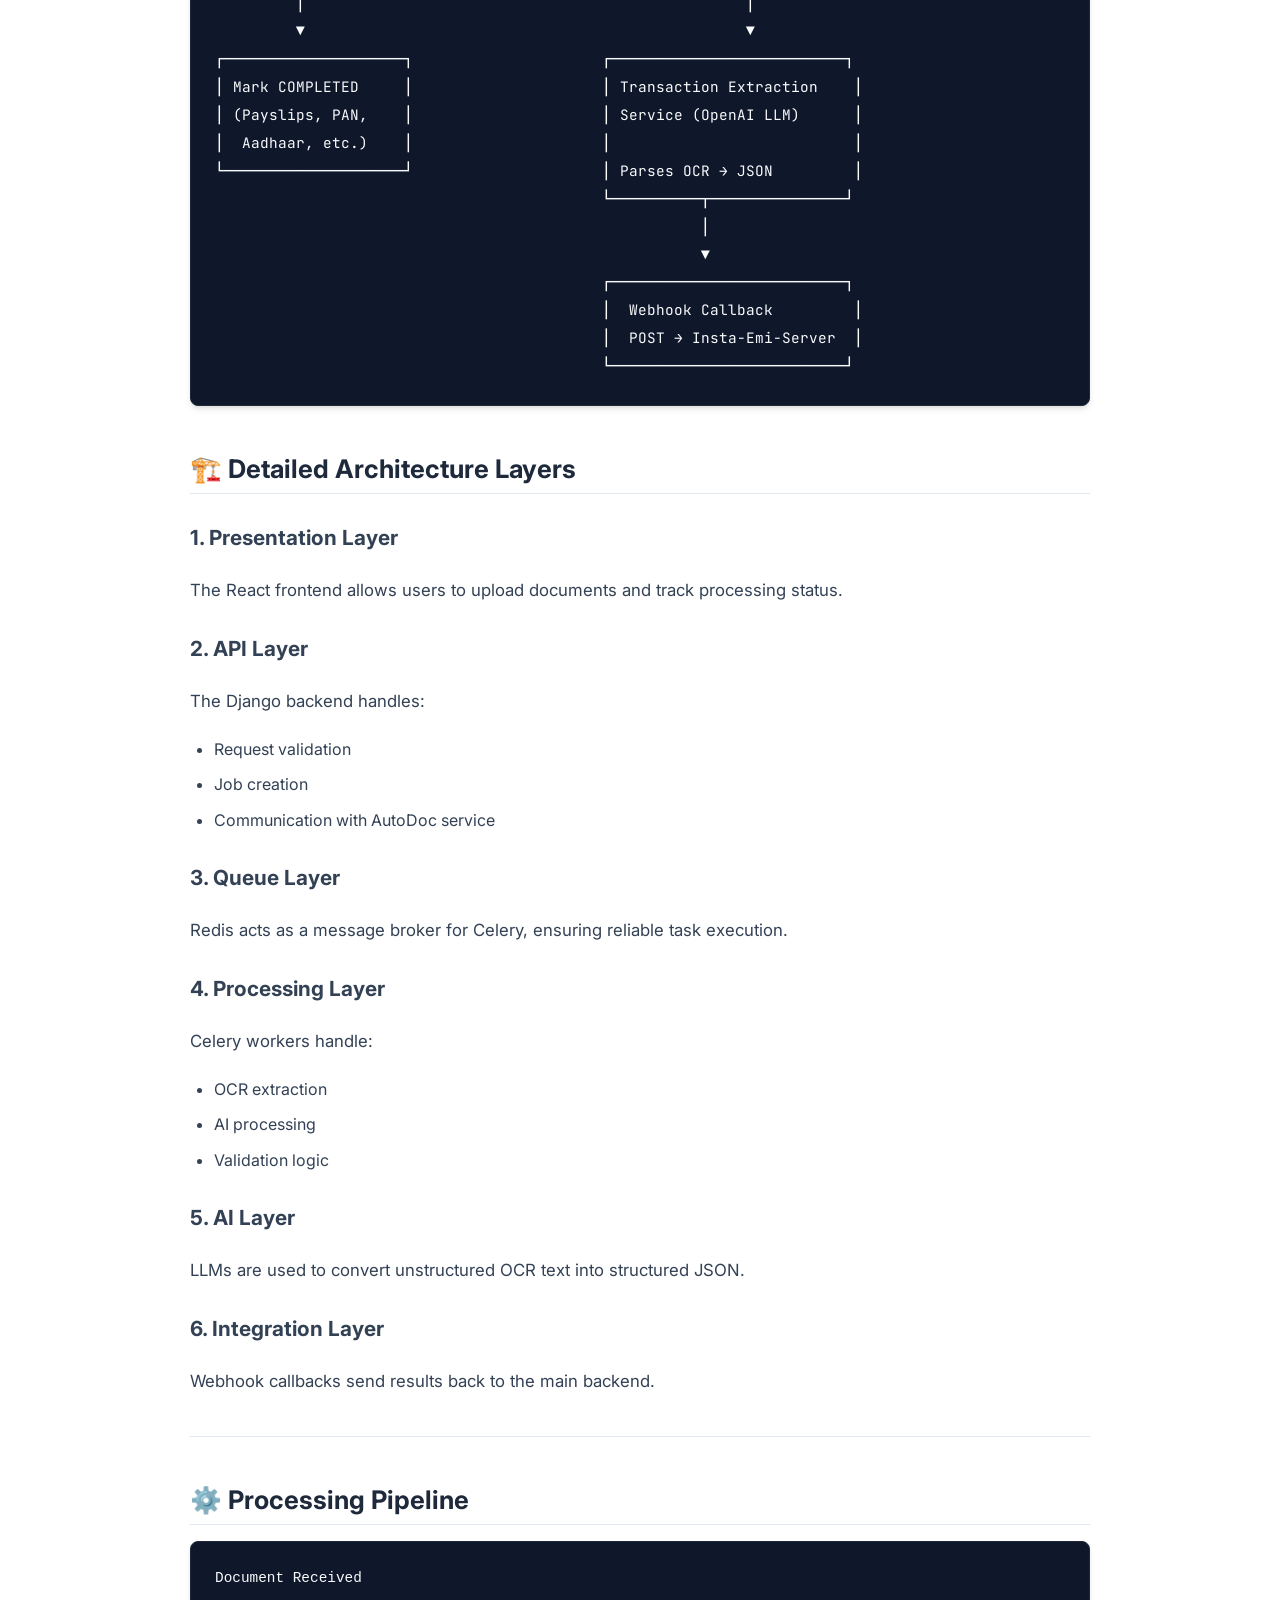
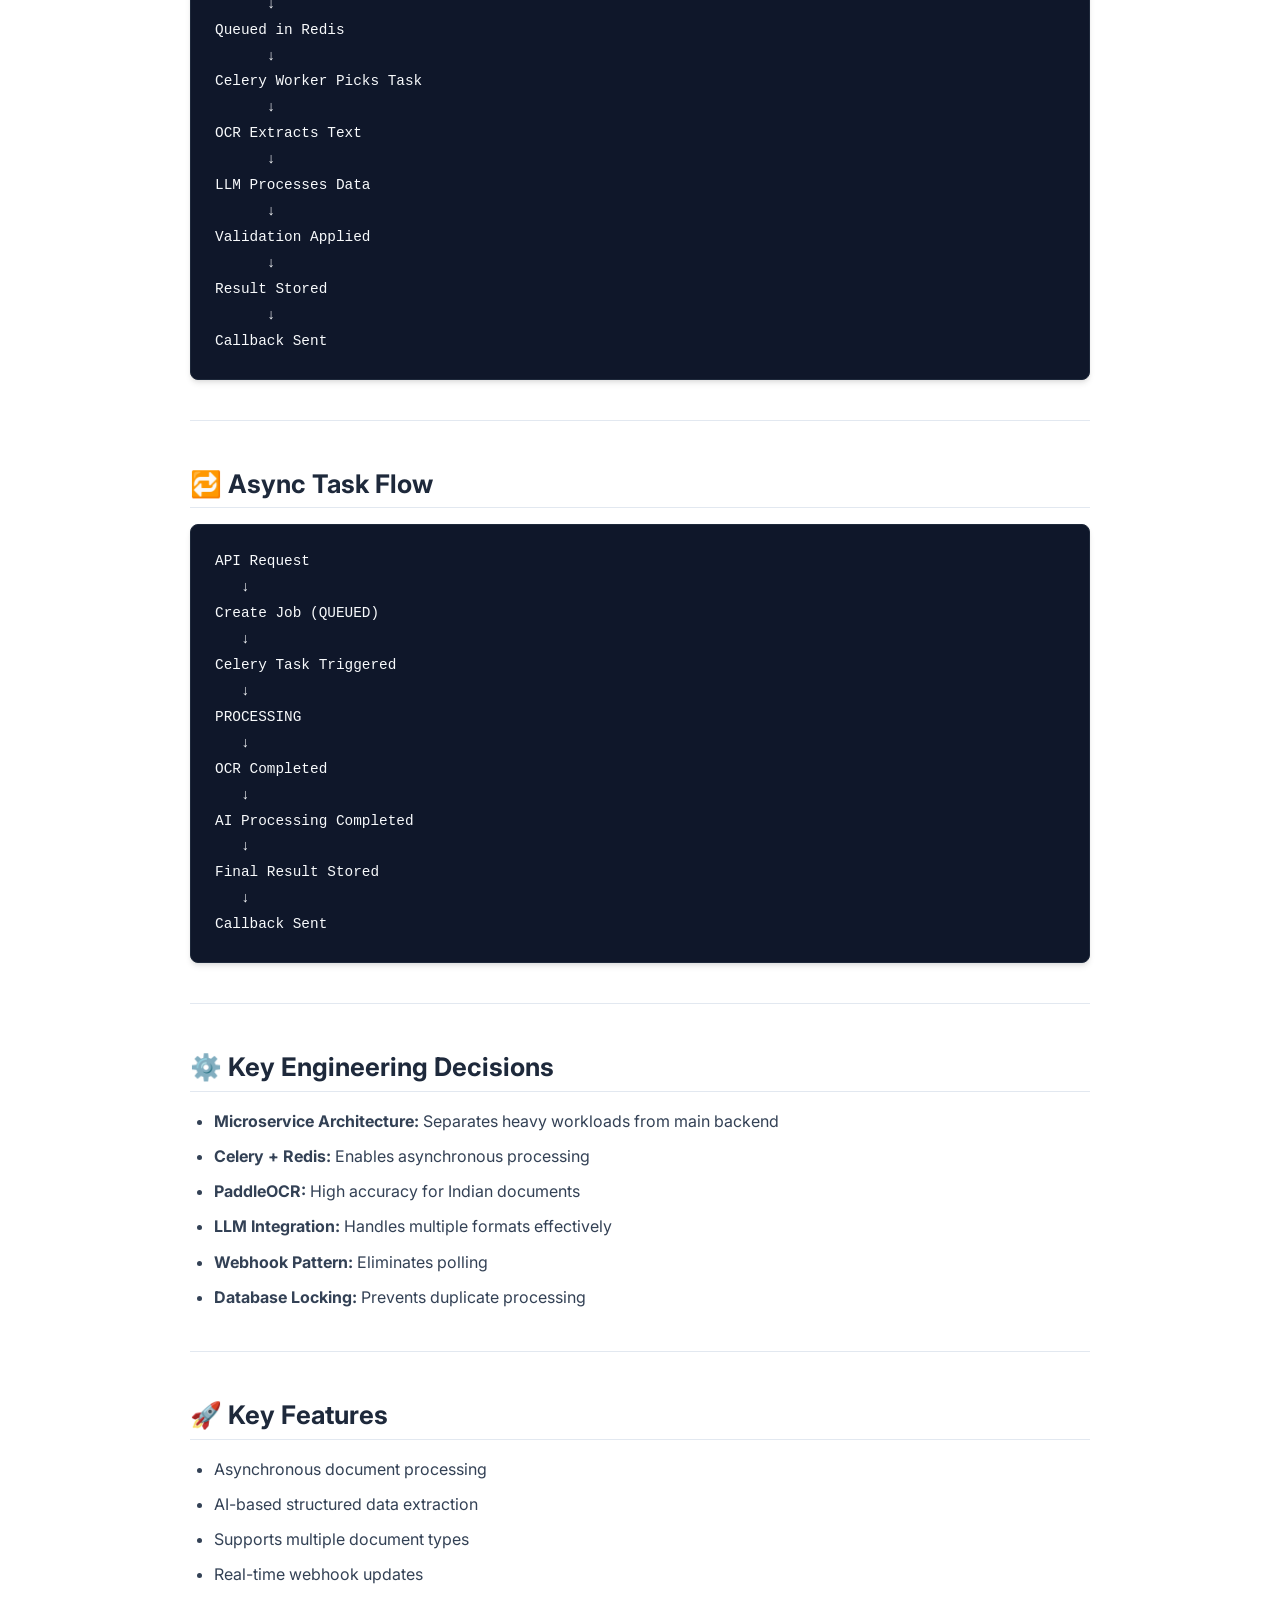
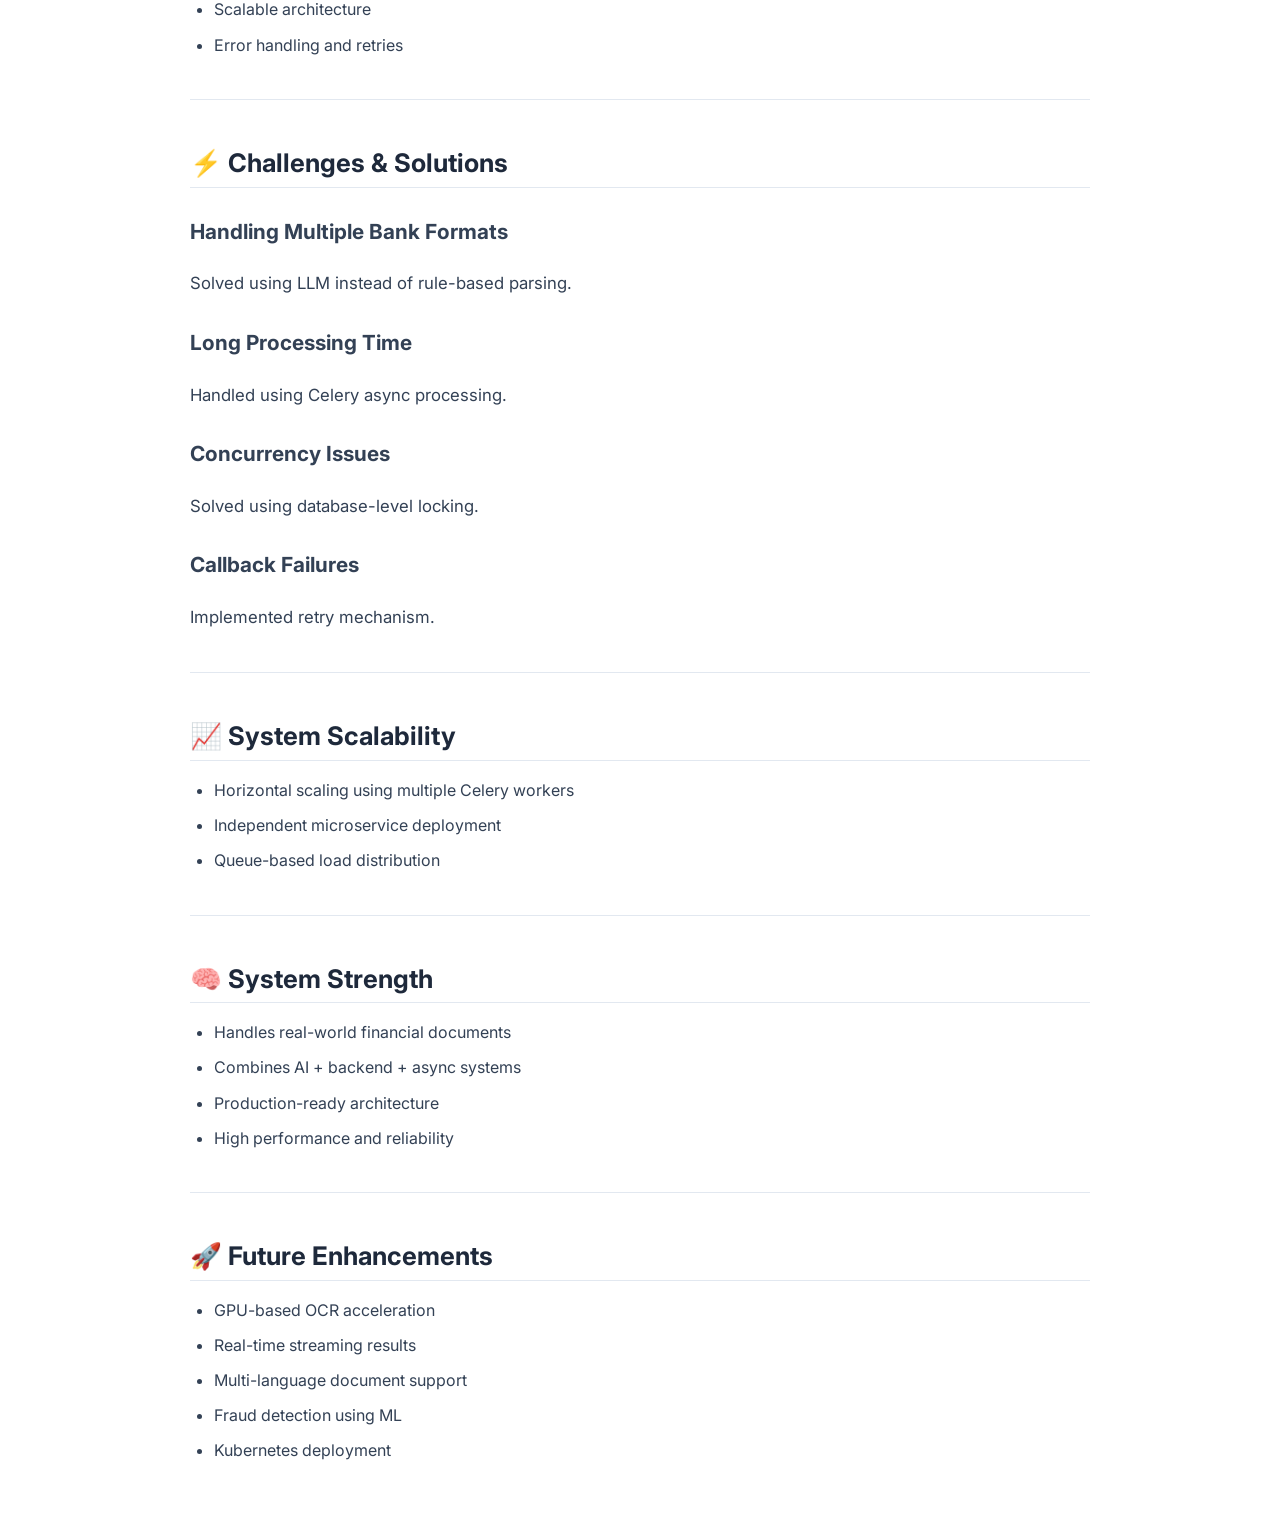
<file: docs/autodoc_docs.html>
<!DOCTYPE html>
<html lang="en">
<head>
    <meta charset="UTF-8">
    <meta name="viewport" content="width=device-width, initial-scale=1.0">
    <title>AutoDoc-Validator Documentation</title>
    <!-- Bootstrap CSS -->
    <link href="https://cdn.jsdelivr.net/npm/bootstrap@5.3.3/dist/css/bootstrap.min.css" rel="stylesheet">
    <!-- Google Fonts -->
    <link href="https://fonts.googleapis.com/css2?family=Inter:wght@400;500;600;700;800&family=JetBrains+Mono:wght@400;500&display=swap" rel="stylesheet">
    <style>
        body {
            background-color: #ffffff;
            color: #334155;
            font-family: 'Inter', sans-serif;
            line-height: 1.8;
            padding: 3rem 4rem;
        }
        h1, h2, h3 { color: #0f172a; margin-top: 2rem; margin-bottom: 1rem; font-weight: 700; border-bottom: 1px solid #e2e8f0; padding-bottom: 0.5rem; }
        h1 { font-size: 2.2rem; letter-spacing: -0.03em; border-bottom: none; margin-bottom: 0; }
        h2 { font-size: 1.6rem; color: #1e293b; margin-top: 3rem; }
        h3 { font-size: 1.3rem; border-bottom: none; color: #334155; }
        pre { background-color: #0f172a; color: #f8fafc; padding: 1.5rem; border-radius: 8px; overflow-x: auto; margin-bottom: 1.5rem; font-size: 0.9em; border: 1px solid #1e293b; box-shadow: 0 4px 6px -1px rgba(0, 0, 0, 0.1), 0 2px 4px -1px rgba(0, 0, 0, 0.06); }
        code { font-family: 'JetBrains Mono', monospace; font-size: 0.9em; background-color: #f1f5f9; padding: 0.2rem 0.4rem; border-radius: 4px; color: #ef4444; }
        pre code { background-color: transparent; padding: 0; color: inherit; border-radius: 0; }
        ul, ol { margin-bottom: 1.5rem; padding-left: 1.5rem; }
        li { margin-bottom: 0.5rem; line-height: 1.7; }
        p { margin-bottom: 1.25rem; font-size: 1.05rem; }
        hr { margin: 2.5rem 0; border-color: #e2e8f0; opacity: 1; }
        blockquote { border-left: 4px solid #3b82f6; padding-left: 1.5rem; color: #475569; font-style: italic; background: #f8fafc; padding: 1.5rem; border-radius: 0 8px 8px 0; font-size: 1.1rem; margin: 2rem 0; line-height: 1.6; border-right: 1px solid #e2e8f0; border-top: 1px solid #e2e8f0; border-bottom: 1px solid #e2e8f0; }
        
        @media (max-width: 768px) {
            body { padding: 1.5rem; }
        }
    </style>
</head>
<body>
    <div style="max-width: 900px; margin: 0 auto;">
<h1>AutoDoc-Validator</h1>

<blockquote>
<p><strong>AI-Powered Document Intelligence Microservice</strong> — A production-grade system designed to extract, validate, and structure financial documents at scale using OCR and Large Language Models.</p>
</blockquote>

<hr>

<h2>🚨 Problem Statement</h2>

<p>
In traditional loan processing systems, document verification is one of the biggest bottlenecks. 
Loan officers manually verify identity documents, bank statements, and income proofs, which leads to:
</p>

<ul>
<li>High processing time (hours to days)</li>
<li>Human errors and inconsistencies</li>
<li>Difficulty handling multiple document formats</li>
<li>High operational cost</li>
</ul>

<p>
Additionally, bank statements from different banks (HDFC, SBI, ICICI, etc.) follow completely different formats, 
making rule-based parsing extremely unreliable.
</p>

<hr>

<h2>💡 Solution Overview</h2>

<p>
AutoDoc-Validator solves this problem by introducing a fully automated, AI-powered document processing pipeline:
</p>

<ul>
<li>Extracts text using OCR</li>
<li>Transforms unstructured data into structured JSON using LLM</li>
<li>Applies validation rules dynamically</li>
<li>Processes documents asynchronously using Celery</li>
<li>Returns results via webhook callbacks</li>
</ul>

<p>
The system is built as an independent microservice to handle heavy workloads efficiently.
</p>

<hr>

<h2>🏗️ System Architecture</h2>

<pre>
User Upload
    ↓
React Frontend
    ↓
Django Backend API
    ↓
Redis Queue
    ↓
Celery Workers
    ↓
OCR Engine (PaddleOCR)
    ↓
LLM Processing (OpenAI)
    ↓
Structured Data Output
    ↓
Webhook Callback
</pre>

<p>
This architecture ensures:
</p>

<ul>
<li>Non-blocking API responses</li>
<li>Scalable processing</li>
<li>Separation of concerns</li>
</ul>

<hr>


<h3>Ecosystem Position</h3>
<pre><code>┌─────────────────────────────────────────────────────────┐
│                  Insta-EMI Ecosystem                     │
│                                                          │
│  ┌──────────────────┐       API Call (POST)              │
│  │  Insta-Emi-React  │ ──────────────────────────────►  │
│  │  (React Frontend) │       ▼                          │
│  └──────────────────┘  ┌──────────────────┐            │
│                         │ Insta-Emi-Server  │            │
│                         │ (Django REST API) │            │
│                         └────────┬─────────┘            │
│                                  │ Microservice Call     │
│                                  ▼                       │
│                    ┌─────────────────────────┐           │
│                    │   AutoDoc-Validator      │ ◄── YOU  │
│                    │   (This Microservice)    │          │
│                    │                          │          │
│                    │  OCR → AI → Validation   │          │
│                    │  → Webhook Callback       │          │
│                    └─────────────────────────┘           │
└─────────────────────────────────────────────────────────┘
</code></pre>

<h3>Document Processing Pipeline</h3>
<pre><code>[Document URL Received]
         │
         ▼
┌─────────────────────┐
│  Celery Task Queue  │  ← Job dispatched with priority
└────────┬────────────┘
         │
         ▼
┌─────────────────────┐
│  OCR Engine          │  ← PaddleOCR processes PDF/image
└────────┬────────────┘
         │
         ├──── Bank Statement? ───────────────────────────┐
         │                                                 │
         ▼                                                 ▼
┌────────────────────┐                     ┌──────────────────────────┐
│ Mark COMPLETED     │                     │ Transaction Extraction    │
│ (Payslips, PAN,    │                     │ Service (OpenAI LLM)      │
│  Aadhaar, etc.)    │                     │                           │
└────────────────────┘                     │ Parses OCR → JSON         │
                                           └──────────┬───────────────┘
                                                      │
                                                      ▼
                                           ┌──────────────────────────┐
                                           │  Webhook Callback         │
                                           │  POST → Insta-Emi-Server  │
                                           └──────────────────────────┘
</code></pre>

<h2>🏗️ Detailed Architecture Layers</h2>

<h3>1. Presentation Layer</h3>
<p>
The React frontend allows users to upload documents and track processing status.
</p>

<h3>2. API Layer</h3>
<p>
The Django backend handles:
</p>
<ul>
<li>Request validation</li>
<li>Job creation</li>
<li>Communication with AutoDoc service</li>
</ul>

<h3>3. Queue Layer</h3>
<p>
Redis acts as a message broker for Celery, ensuring reliable task execution.
</p>

<h3>4. Processing Layer</h3>
<p>
Celery workers handle:
</p>
<ul>
<li>OCR extraction</li>
<li>AI processing</li>
<li>Validation logic</li>
</ul>

<h3>5. AI Layer</h3>
<p>
LLMs are used to convert unstructured OCR text into structured JSON.
</p>

<h3>6. Integration Layer</h3>
<p>
Webhook callbacks send results back to the main backend.
</p>

<hr>

<h2>⚙️ Processing Pipeline</h2>

<pre>
Document Received
      ↓
Queued in Redis
      ↓
Celery Worker Picks Task
      ↓
OCR Extracts Text
      ↓
LLM Processes Data
      ↓
Validation Applied
      ↓
Result Stored
      ↓
Callback Sent
</pre>

<hr>

<h2>🔁 Async Task Flow</h2>

<pre>
API Request
   ↓
Create Job (QUEUED)
   ↓
Celery Task Triggered
   ↓
PROCESSING
   ↓
OCR Completed
   ↓
AI Processing Completed
   ↓
Final Result Stored
   ↓
Callback Sent
</pre>

<hr>

<h2>⚙️ Key Engineering Decisions</h2>

<ul>
<li><strong>Microservice Architecture:</strong> Separates heavy workloads from main backend</li>
<li><strong>Celery + Redis:</strong> Enables asynchronous processing</li>
<li><strong>PaddleOCR:</strong> High accuracy for Indian documents</li>
<li><strong>LLM Integration:</strong> Handles multiple formats effectively</li>
<li><strong>Webhook Pattern:</strong> Eliminates polling</li>
<li><strong>Database Locking:</strong> Prevents duplicate processing</li>
</ul>

<hr>

<h2>🚀 Key Features</h2>

<ul>
<li>Asynchronous document processing</li>
<li>AI-based structured data extraction</li>
<li>Supports multiple document types</li>
<li>Real-time webhook updates</li>
<li>Scalable architecture</li>
<li>Error handling and retries</li>
</ul>

<hr>

<h2>⚡ Challenges & Solutions</h2>

<h3>Handling Multiple Bank Formats</h3>
<p>
Solved using LLM instead of rule-based parsing.
</p>

<h3>Long Processing Time</h3>
<p>
Handled using Celery async processing.
</p>

<h3>Concurrency Issues</h3>
<p>
Solved using database-level locking.
</p>

<h3>Callback Failures</h3>
<p>
Implemented retry mechanism.
</p>

<hr>

<h2>📈 System Scalability</h2>

<ul>
<li>Horizontal scaling using multiple Celery workers</li>
<li>Independent microservice deployment</li>
<li>Queue-based load distribution</li>
</ul>

<hr>

<h2>🧠 System Strength</h2>

<ul>
<li>Handles real-world financial documents</li>
<li>Combines AI + backend + async systems</li>
<li>Production-ready architecture</li>
<li>High performance and reliability</li>
</ul>

<hr>

<h2>🚀 Future Enhancements</h2>

<ul>
<li>GPU-based OCR acceleration</li>
<li>Real-time streaming results</li>
<li>Multi-language document support</li>
<li>Fraud detection using ML</li>
<li>Kubernetes deployment</li>
</ul>
    </div>
</body>
</html>
</file>
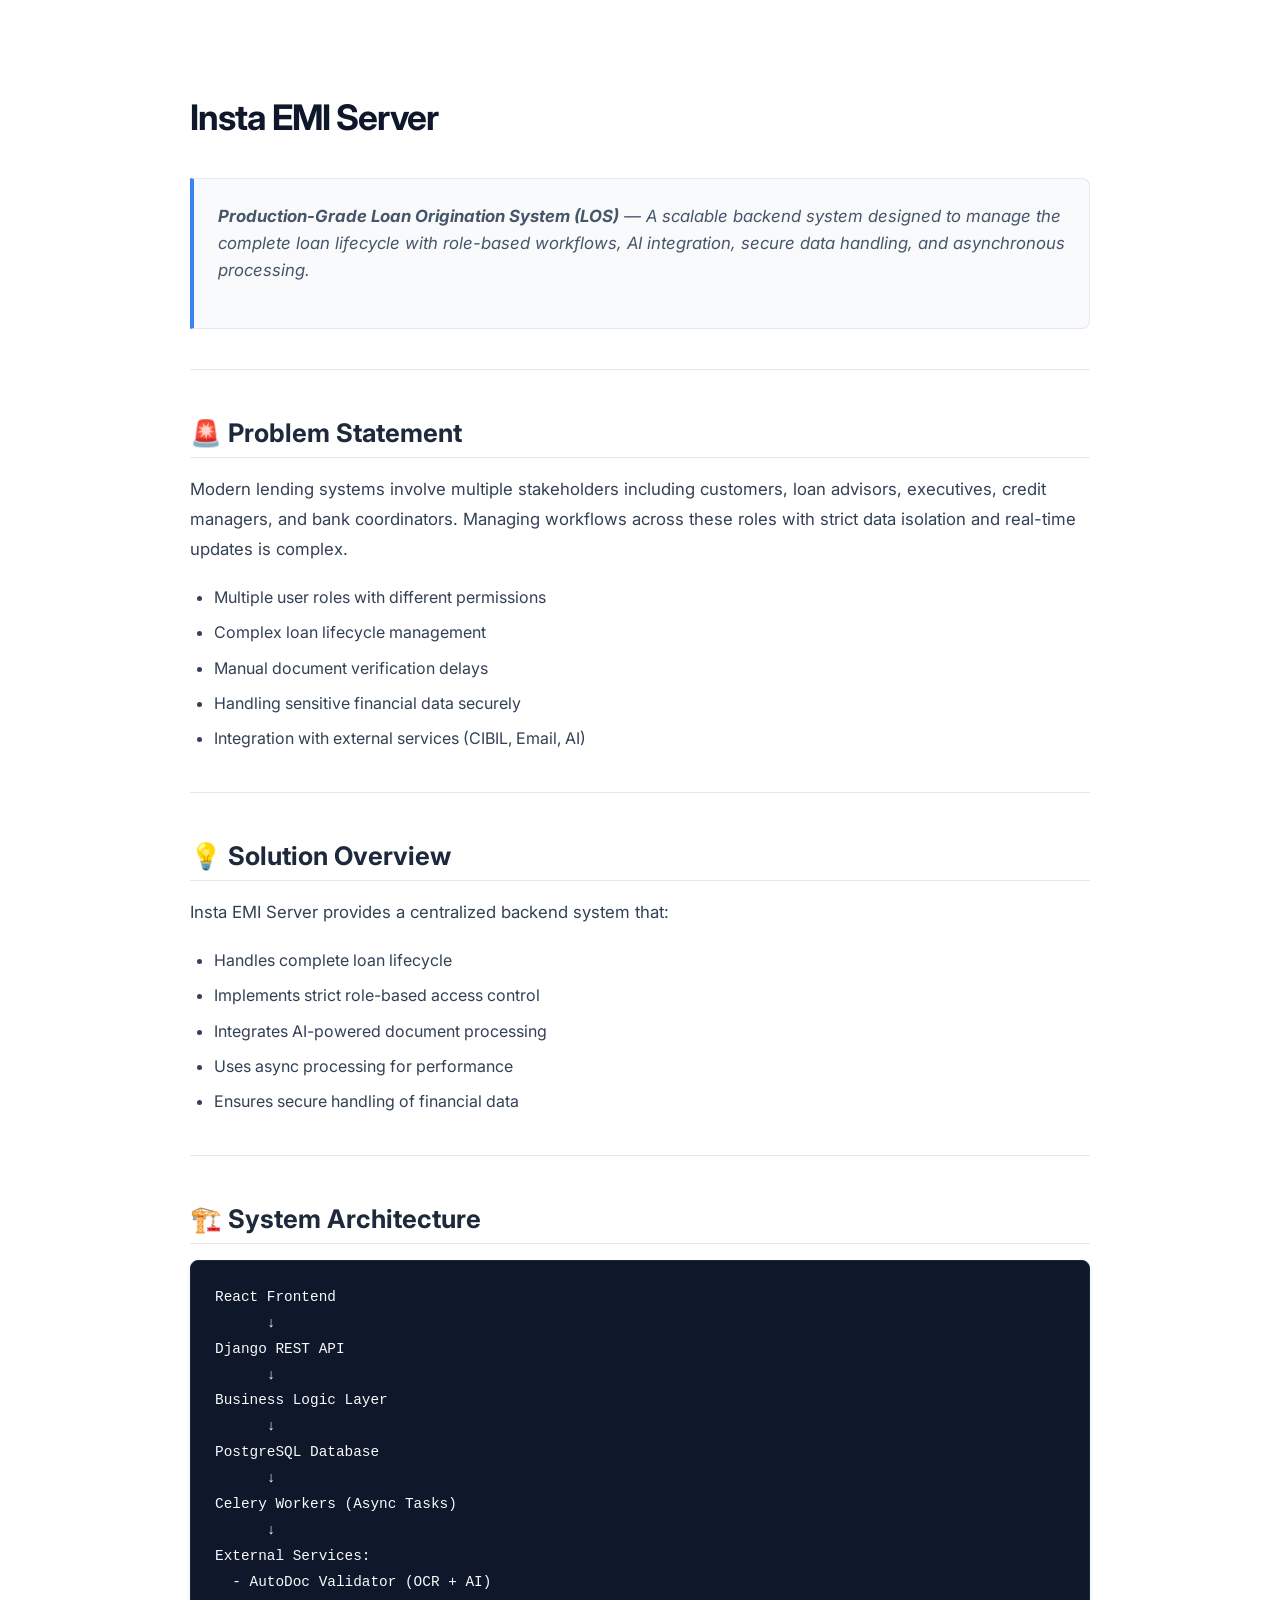
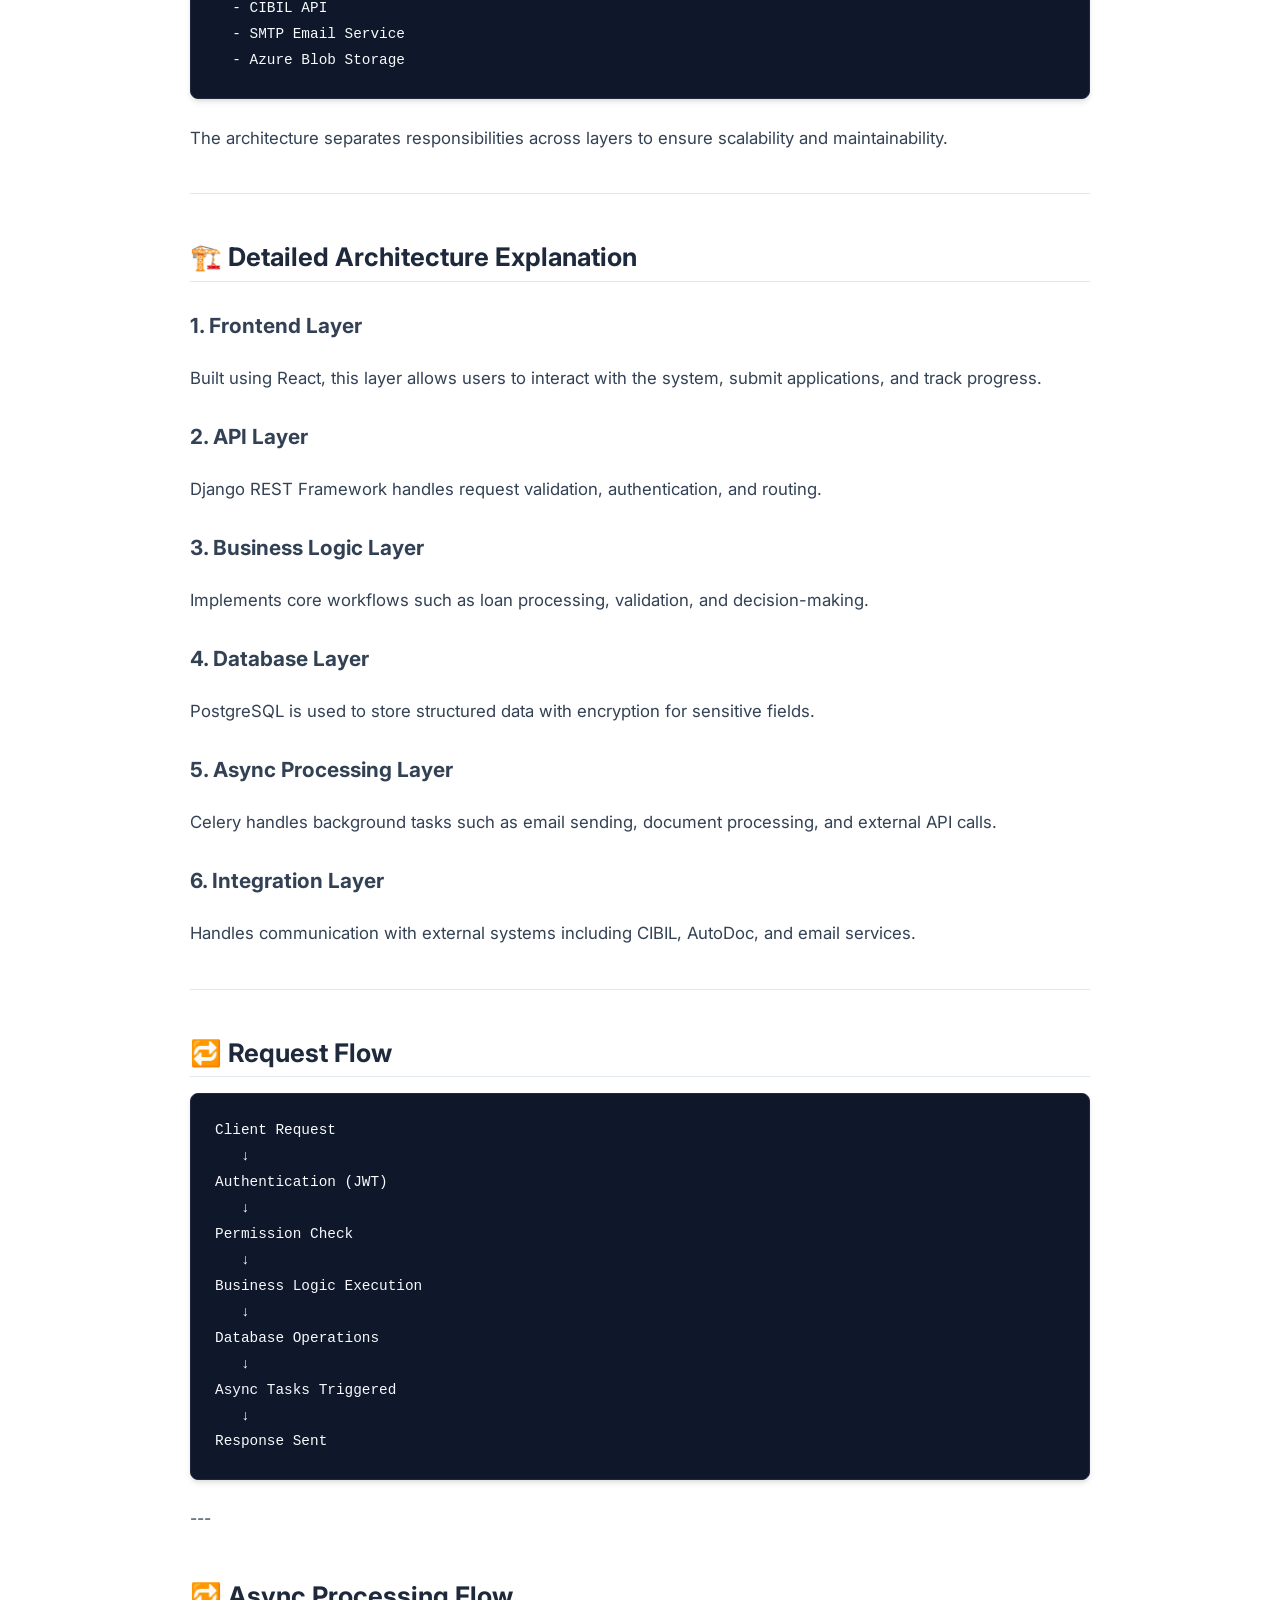
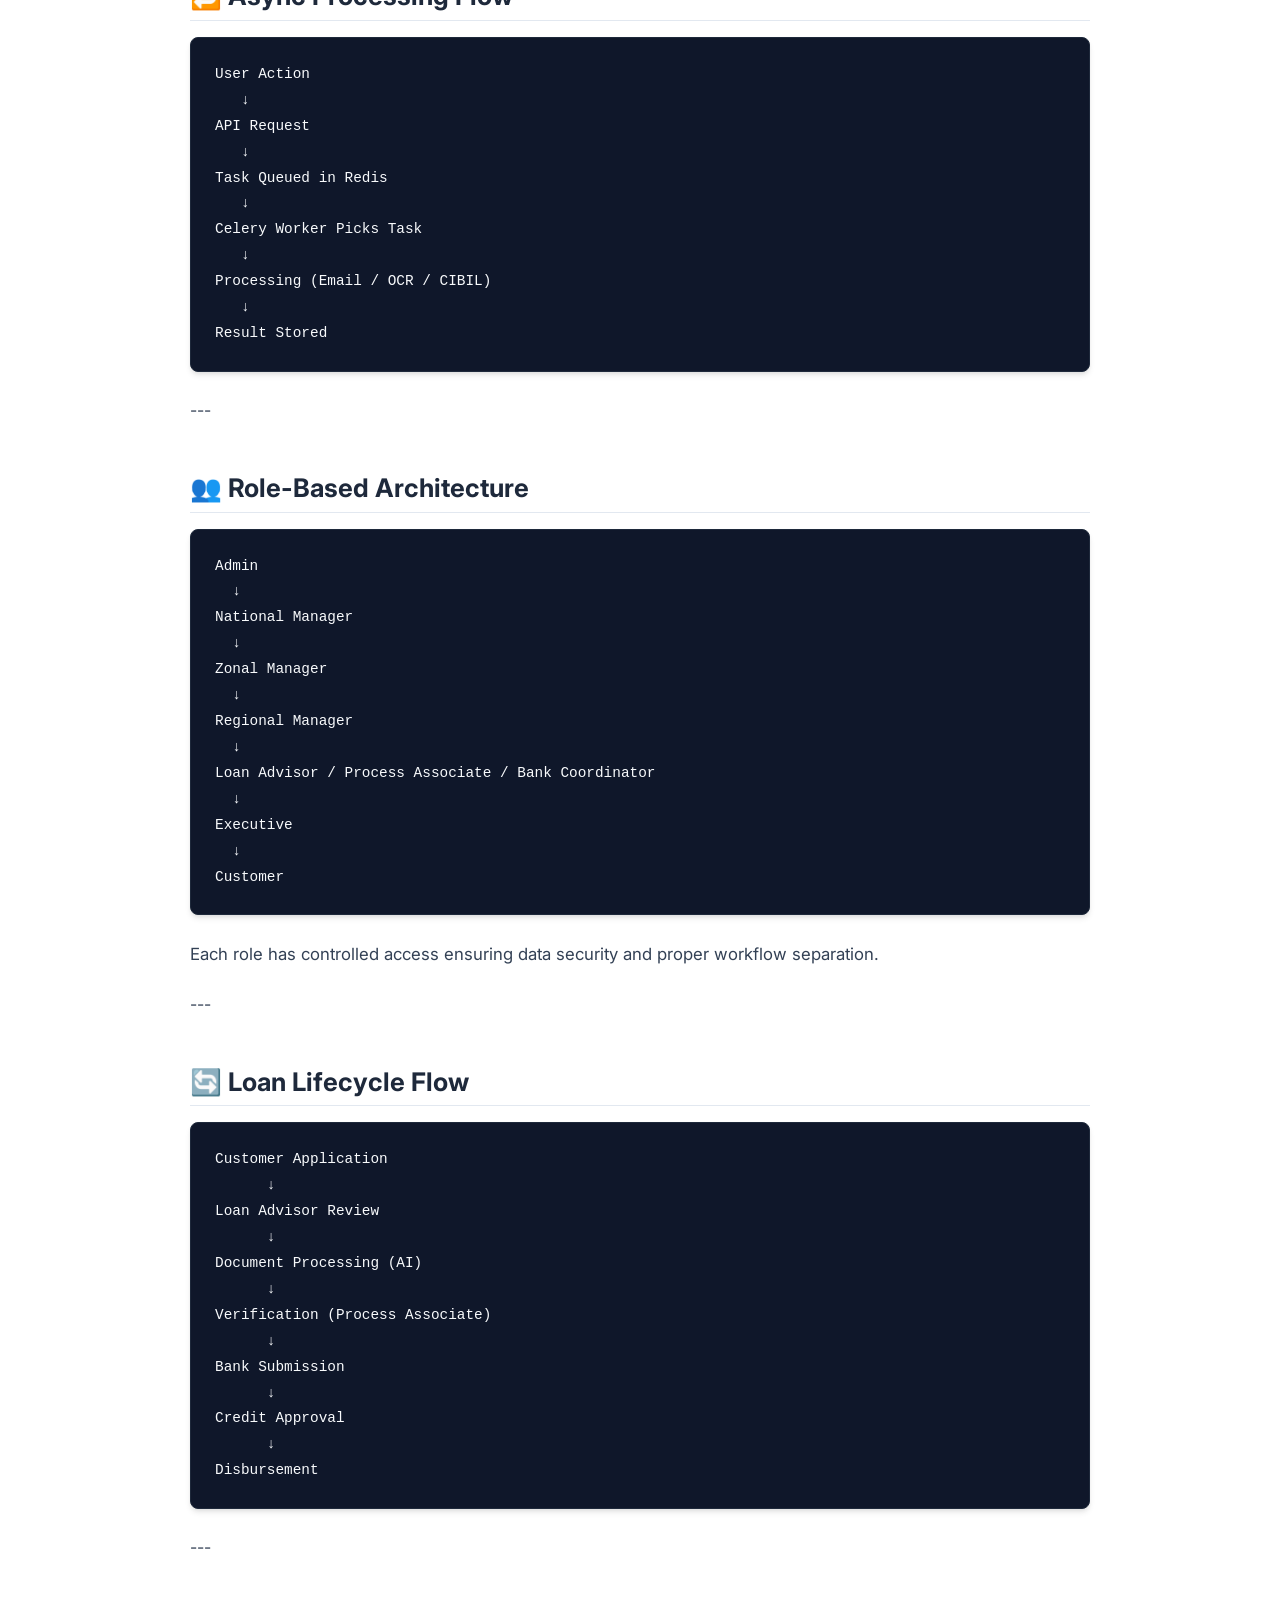
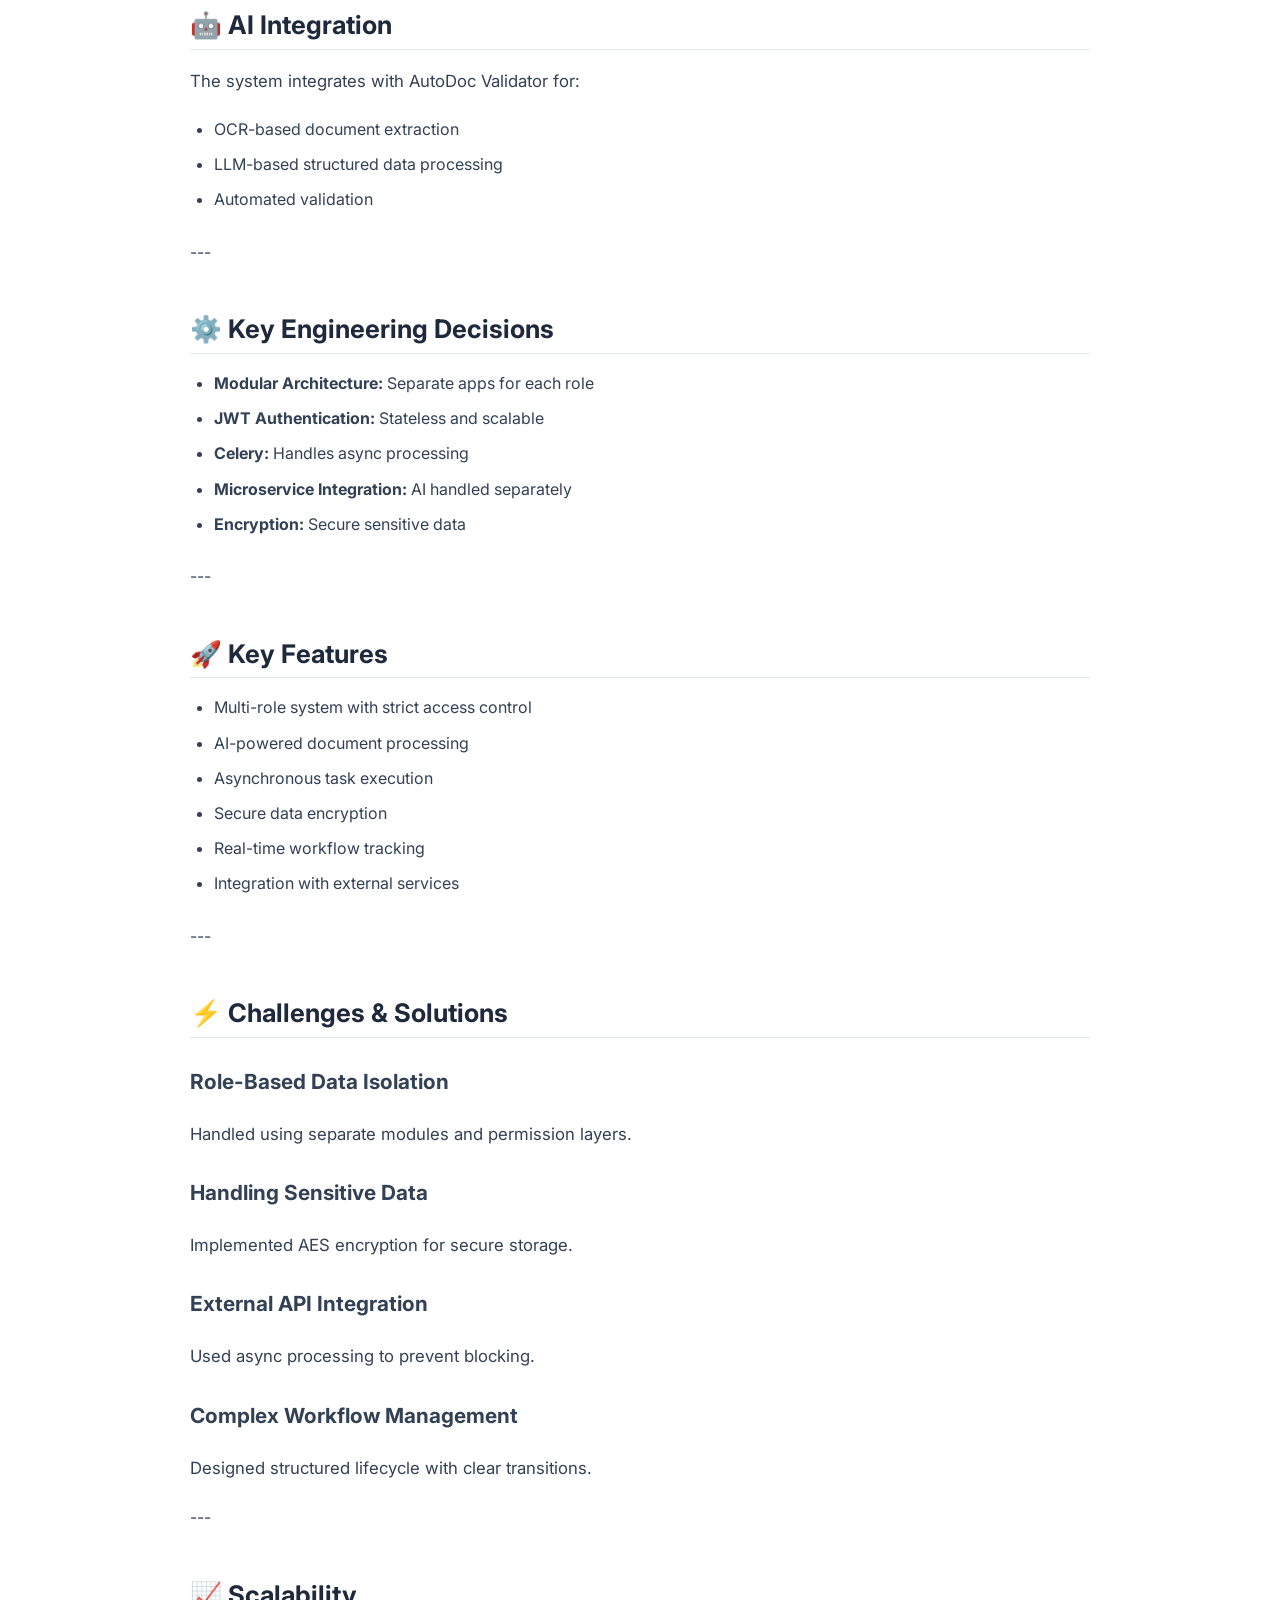
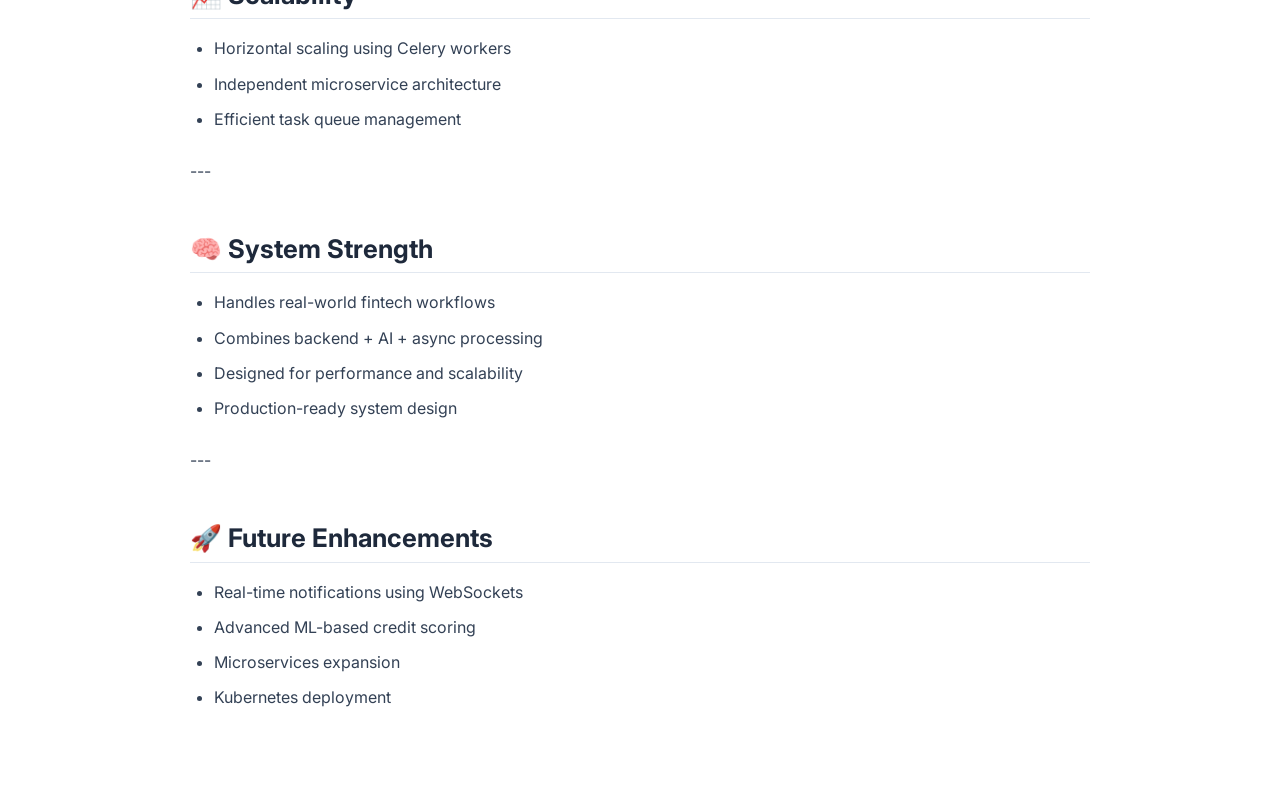
<file: docs/instabackend_docs.html>
<!DOCTYPE html>
<html lang="en">
<head>
    <meta charset="UTF-8">
    <meta name="viewport" content="width=device-width, initial-scale=1.0">
    <title>Insta-Emi-Server Documentation</title>
    <!-- Bootstrap CSS -->
    <link href="https://cdn.jsdelivr.net/npm/bootstrap@5.3.3/dist/css/bootstrap.min.css" rel="stylesheet">
    <!-- Google Fonts -->
    <link href="https://fonts.googleapis.com/css2?family=Inter:wght@400;500;600;700;800&family=JetBrains+Mono:wght@400;500&display=swap" rel="stylesheet">
    <style>
        html, body {
            background-color: #ffffff;
            color: #334155;
            font-family: 'Inter', sans-serif;
            line-height: 1.8;
            padding: 2rem 3rem;
        }
        h1, h2, h3 { color: #0f172a; margin-top: 2rem; margin-bottom: 1rem; font-weight: 700; border-bottom: 1px solid #e2e8f0; padding-bottom: 0.5rem; }
        h1 { font-size: 2.2rem; letter-spacing: -0.03em; border-bottom: none; margin-bottom: 0; }
        h2 { font-size: 1.6rem; color: #1e293b; margin-top: 3rem; }
        h3 { font-size: 1.3rem; border-bottom: none; color: #334155; }
        pre { background-color: #0f172a; color: #f8fafc; padding: 1.5rem; border-radius: 8px; overflow-x: auto; margin-bottom: 1.5rem; font-size: 0.9em; border: 1px solid #1e293b; box-shadow: 0 4px 6px -1px rgba(0, 0, 0, 0.1), 0 2px 4px -1px rgba(0, 0, 0, 0.06); }
        code { font-family: 'JetBrains Mono', monospace; font-size: 0.9em; background-color: #f1f5f9; padding: 0.2rem 0.4rem; border-radius: 4px; color: #ef4444; }
        pre code { background-color: transparent; padding: 0; color: inherit; border-radius: 0; }
        table { width: 100%; border-collapse: collapse; margin-bottom: 2rem; box-shadow: 0 1px 3px 0 rgba(0, 0, 0, 0.1), 0 1px 2px 0 rgba(0, 0, 0, 0.06); border-radius: 8px; overflow: hidden; }
        th, td { border: 1px solid #e2e8f0; padding: 0.75rem; text-align: left; }
        th { background-color: #f8fafc; font-weight: 600; color: #0f172a; }
        ul, ol { margin-bottom: 1.5rem; padding-left: 1.5rem; }
        li { margin-bottom: 0.5rem; line-height: 1.7; }
        p { margin-bottom: 1.25rem; font-size: 1.05rem; }
        hr { margin: 2.5rem 0; border-color: #e2e8f0; opacity: 1; }
        blockquote { border-left: 4px solid #3b82f6; padding-left: 1.5rem; color: #475569; font-style: italic; background: #f8fafc; padding: 1.5rem; border-radius: 0 8px 8px 0; font-size: 1.1rem; margin: 2rem 0; line-height: 1.6; border-right: 1px solid #e2e8f0; border-top: 1px solid #e2e8f0; border-bottom: 1px solid #e2e8f0; }
        
        @media (max-width: 768px) {
            body { padding: 1.5rem; }
        }
    </style>
</head>
<body>
    <div style="max-width: 900px; margin: 0 auto;">
<h1>Insta EMI Server</h1>

<blockquote>
<p><strong>Production-Grade Loan Origination System (LOS)</strong> — A scalable backend system designed to manage the complete loan lifecycle with role-based workflows, AI integration, secure data handling, and asynchronous processing.</p>
</blockquote>

<hr>

<h2>🚨 Problem Statement</h2>

<p>
Modern lending systems involve multiple stakeholders including customers, loan advisors, executives, credit managers, and bank coordinators.
Managing workflows across these roles with strict data isolation and real-time updates is complex.
</p>

<ul>
<li>Multiple user roles with different permissions</li>
<li>Complex loan lifecycle management</li>
<li>Manual document verification delays</li>
<li>Handling sensitive financial data securely</li>
<li>Integration with external services (CIBIL, Email, AI)</li>
</ul>

<hr>

<h2>💡 Solution Overview</h2>

<p>
Insta EMI Server provides a centralized backend system that:
</p>

<ul>
<li>Handles complete loan lifecycle</li>
<li>Implements strict role-based access control</li>
<li>Integrates AI-powered document processing</li>
<li>Uses async processing for performance</li>
<li>Ensures secure handling of financial data</li>
</ul>

<hr>

<h2>🏗️ System Architecture</h2>

<pre>
React Frontend
      ↓
Django REST API
      ↓
Business Logic Layer
      ↓
PostgreSQL Database
      ↓
Celery Workers (Async Tasks)
      ↓
External Services:
  - AutoDoc Validator (OCR + AI)
  - CIBIL API
  - SMTP Email Service
  - Azure Blob Storage
</pre>

<p>
The architecture separates responsibilities across layers to ensure scalability and maintainability.
</p>

<hr>

<h2>🏗️ Detailed Architecture Explanation</h2>

<h3>1. Frontend Layer</h3>
<p>
Built using React, this layer allows users to interact with the system, submit applications, and track progress.
</p>

<h3>2. API Layer</h3>
<p>
Django REST Framework handles request validation, authentication, and routing.
</p>

<h3>3. Business Logic Layer</h3>
<p>
Implements core workflows such as loan processing, validation, and decision-making.
</p>

<h3>4. Database Layer</h3>
<p>
PostgreSQL is used to store structured data with encryption for sensitive fields.
</p>

<h3>5. Async Processing Layer</h3>
<p>
Celery handles background tasks such as email sending, document processing, and external API calls.
</p>

<h3>6. Integration Layer</h3>
<p>
Handles communication with external systems including CIBIL, AutoDoc, and email services.
</p>

<hr>

<h2>🔁 Request Flow</h2>

<pre>
Client Request
   ↓
Authentication (JWT)
   ↓
Permission Check
   ↓
Business Logic Execution
   ↓
Database Operations
   ↓
Async Tasks Triggered
   ↓
Response Sent
</pre>

---

<h2>🔁 Async Processing Flow</h2>

<pre>
User Action
   ↓
API Request
   ↓
Task Queued in Redis
   ↓
Celery Worker Picks Task
   ↓
Processing (Email / OCR / CIBIL)
   ↓
Result Stored
</pre>

---

<h2>👥 Role-Based Architecture</h2>

<pre>
Admin
  ↓
National Manager
  ↓
Zonal Manager
  ↓
Regional Manager
  ↓
Loan Advisor / Process Associate / Bank Coordinator
  ↓
Executive
  ↓
Customer
</pre>

<p>
Each role has controlled access ensuring data security and proper workflow separation.
</p>

---

<h2>🔄 Loan Lifecycle Flow</h2>

<pre>
Customer Application
      ↓
Loan Advisor Review
      ↓
Document Processing (AI)
      ↓
Verification (Process Associate)
      ↓
Bank Submission
      ↓
Credit Approval
      ↓
Disbursement
</pre>

---

<h2>🤖 AI Integration</h2>

<p>
The system integrates with AutoDoc Validator for:
</p>

<ul>
<li>OCR-based document extraction</li>
<li>LLM-based structured data processing</li>
<li>Automated validation</li>
</ul>

---

<h2>⚙️ Key Engineering Decisions</h2>

<ul>
<li><strong>Modular Architecture:</strong> Separate apps for each role</li>
<li><strong>JWT Authentication:</strong> Stateless and scalable</li>
<li><strong>Celery:</strong> Handles async processing</li>
<li><strong>Microservice Integration:</strong> AI handled separately</li>
<li><strong>Encryption:</strong> Secure sensitive data</li>
</ul>

---

<h2>🚀 Key Features</h2>

<ul>
<li>Multi-role system with strict access control</li>
<li>AI-powered document processing</li>
<li>Asynchronous task execution</li>
<li>Secure data encryption</li>
<li>Real-time workflow tracking</li>
<li>Integration with external services</li>
</ul>

---

<h2>⚡ Challenges & Solutions</h2>

<h3>Role-Based Data Isolation</h3>
<p>
Handled using separate modules and permission layers.
</p>

<h3>Handling Sensitive Data</h3>
<p>
Implemented AES encryption for secure storage.
</p>

<h3>External API Integration</h3>
<p>
Used async processing to prevent blocking.
</p>

<h3>Complex Workflow Management</h3>
<p>
Designed structured lifecycle with clear transitions.
</p>

---

<h2>📈 Scalability</h2>

<ul>
<li>Horizontal scaling using Celery workers</li>
<li>Independent microservice architecture</li>
<li>Efficient task queue management</li>
</ul>

---

<h2>🧠 System Strength</h2>

<ul>
<li>Handles real-world fintech workflows</li>
<li>Combines backend + AI + async processing</li>
<li>Designed for performance and scalability</li>
<li>Production-ready system design</li>
</ul>

---

<h2>🚀 Future Enhancements</h2>

<ul>
<li>Real-time notifications using WebSockets</li>
<li>Advanced ML-based credit scoring</li>
<li>Microservices expansion</li>
<li>Kubernetes deployment</li>
</ul>
    </div>
</body>
</html>
</file>
<file: assets/css/styles.css>
:root {
            --bg-color: #09090b;
            --bg-surface: #18181b;
            --bg-surface-hover: #27272a;
            --text-primary: #f4f4f5;
            --text-secondary: #a1a1aa;
            --accent-primary: #3b82f6;
            --accent-glow: rgba(59, 130, 246, 0.5);
            --gradient-primary: linear-gradient(135deg, #3b82f6 0%, #8b5cf6 100%);
            --border-color: #27272a;
            --font-main: 'Inter', sans-serif;
            --font-mono: 'JetBrains Mono', monospace;
        }

        body {
            background-color: var(--bg-color);
            color: var(--text-primary);
            font-family: var(--font-main);
            line-height: 1.6;
            overflow-x: hidden;
        }

        /* Typography */
        h1, h2, h3, h4, h5, h6 {
            font-weight: 700;
            letter-spacing: -0.02em;
        }
        
        .text-gradient {
            background: var(--gradient-primary);
            -webkit-background-clip: text;
            -webkit-text-fill-color: transparent;
            background-clip: text;
        }

        .text-mono {
            font-family: var(--font-mono);
            font-size: 0.9em;
        }

        /* Navbar */
        .navbar-custom {
            background: rgba(9, 9, 11, 0.8) !important;
            backdrop-filter: blur(12px);
            border-bottom: 1px solid var(--border-color);
            padding: 1rem 0;
            transition: all 0.3s ease;
        }

        .navbar-brand {
            font-weight: 700;
            color: var(--text-primary) !important;
            letter-spacing: -0.05em;
        }

        .nav-link {
            color: var(--text-secondary) !important;
            font-weight: 500;
            font-size: 0.95rem;
            transition: color 0.2s ease;
            position: relative;
        }

        .nav-link:hover {
            color: var(--text-primary) !important;
        }

        /* Buttons */
        .btn-primary-custom {
            background: var(--gradient-primary);
            color: white;
            border: none;
            padding: 0.75rem 1.5rem;
            border-radius: 8px;
            font-weight: 500;
            transition: transform 0.2s ease, box-shadow 0.2s ease;
        }

        .btn-primary-custom:hover {
            transform: translateY(-2px);
            box-shadow: 0 4px 20px var(--accent-glow);
            color: white;
        }

        .btn-outline-custom {
            background: transparent;
            color: var(--text-primary);
            border: 1px solid var(--border-color);
            padding: 0.75rem 1.5rem;
            border-radius: 8px;
            font-weight: 500;
            transition: all 0.2s ease;
        }

        .btn-outline-custom:hover {
            background: var(--bg-surface-hover);
            border-color: var(--text-secondary);
            color: white;
        }

        /* Sections */
        section {
            padding: 100px 0;
            position: relative;
        }

        .section-header {
            margin-bottom: 3rem;
        }
        
        .section-title {
            font-size: 2.5rem;
            margin-bottom: 1rem;
        }

        .section-subtitle {
            color: var(--text-secondary);
            font-size: 1.1rem;
            max-width: 600px;
        }

        /* Cards */
        .glass-card {
            background: var(--bg-surface);
            border: 1px solid var(--border-color);
            border-radius: 16px;
            padding: 2rem;
            transition: transform 0.3s ease, border-color 0.3s ease;
            height: 100%;
        }

        .glass-card:hover {
            transform: translateY(-5px);
            border-color: rgba(59, 130, 246, 0.3);
            background: linear-gradient(to bottom, #18181b, #1e1e24);
        }

        /* Badges */
        .tech-badge {
            background: rgba(255,255,255,0.05);
            border: 1px solid rgba(255,255,255,0.1);
            color: var(--text-secondary);
            padding: 0.4rem 0.8rem;
            border-radius: 20px;
            font-size: 0.85rem;
            font-family: var(--font-mono);
            display: inline-block;
            margin: 0.2rem;
            transition: all 0.2s ease;
        }
        
        .tech-badge:hover {
            background: rgba(255,255,255,0.1);
            color: var(--text-primary);
        }

        /* Hero Section */
        #hero {
            min-height: 100vh;
            display: flex;
            align-items: center;
            padding-top: 80px;
        }

        .hero-title {
            font-size: clamp(2.5rem, 5vw, 4.5rem);
            line-height: 1.1;
            margin-bottom: 1.5rem;
            font-weight: 700;
        }

        .hero-summary {
            font-size: 1.25rem;
            color: var(--text-secondary);
            margin-bottom: 2rem;
            max-width: 600px;
        }

        .hero-list {
            list-style: none;
            padding: 0;
            margin-bottom: 2.5rem;
        }

        .hero-list li {
            margin-bottom: 0.75rem;
            font-size: 1.1rem;
            display: flex;
            align-items: center;
        }

        .hero-list i {
            color: var(--accent-primary);
            margin-right: 1rem;
        }

        /* What Makes Me Different */
        .diff-icon {
            font-size: 2rem;
            color: var(--accent-primary);
            margin-bottom: 1.5rem;
        }

        /* Experience Pipeline */
        .exp-item {
            border-left: 2px solid var(--border-color);
            padding-left: 2rem;
            padding-bottom: 3rem;
            position: relative;
        }

        .exp-item::before {
            content: '';
            position: absolute;
            left: -9px;
            top: 0;
            width: 16px;
            height: 16px;
            border-radius: 50%;
            background: var(--bg-color);
            border: 2px solid var(--accent-primary);
        }

        .exp-item:last-child {
            padding-bottom: 0;
            border-left-color: transparent;
        }

        /* Architecture Section */
        .arch-diagram {
            background: var(--bg-surface);
            border: 1px solid var(--border-color);
            border-radius: 16px;
            padding: 3rem;
            overflow-x: auto;
        }

        .arch-flow {
            display: flex;
            align-items: center;
            justify-content: space-between;
            min-width: 800px;
        }

        .arch-node {
            background: #09090b;
            border: 1px solid rgba(255,255,255,0.1);
            padding: 1.5rem;
            border-radius: 12px;
            text-align: center;
            width: 140px;
            position: relative;
        }

        .arch-node i {
            font-size: 2rem;
            margin-bottom: 0.5rem;
            display: block;
        }

        .arch-node span {
            font-weight: 500;
            font-size: 0.9rem;
        }

        .arch-arrow {
            color: var(--text-secondary);
            font-size: 1.5rem;
            animation: pulse-arrow 2s infinite;
        }

        @keyframes pulse-arrow {
            0% { opacity: 0.3; transform: translateX(0); }
            50% { opacity: 1; transform: translateX(5px); }
            100% { opacity: 0.3; transform: translateX(0); }
        }

        /* Projects */
        .project-card {
            background: var(--bg-surface);
            border: 1px solid var(--border-color);
            border-radius: 16px;
            overflow: hidden;
            margin-bottom: 4rem;
        }

        .project-header {
            padding: 2.5rem;
            border-bottom: 1px solid var(--border-color);
        }

        .project-content {
            padding: 2.5rem;
        }

        .project-grid {
            display: grid;
            grid-template-columns: 1fr 1fr;
            gap: 2rem;
        }

        @media (max-width: 991px) {
            .project-grid {
                grid-template-columns: 1fr;
            }
        }

        .list-check {
            list-style: none;
            padding: 0;
            margin: 0;
        }

        .list-check li {
            position: relative;
            padding-left: 1.5rem;
            margin-bottom: 0.5rem;
            color: var(--text-secondary);
        }

        .list-check li::before {
            content: '✓';
            position: absolute;
            left: 0;
            color: var(--accent-primary);
            font-weight: bold;
        }

        /* Skills */
        .skill-category {
            margin-bottom: 2rem;
        }
        
        .skill-category h4 {
            font-size: 1.1rem;
            color: var(--text-primary);
            margin-bottom: 1rem;
            display: flex;
            align-items: center;
        }

        .skill-category h4 i {
            margin-right: 0.5rem;
            color: var(--accent-primary);
        }

        /* Contact */
        .contact-item {
            display: flex;
            align-items: center;
            padding: 1.5rem;
            background: var(--bg-surface);
            border: 1px solid var(--border-color);
            border-radius: 12px;
            color: var(--text-primary);
            text-decoration: none;
            transition: all 0.2s ease;
        }

        .contact-item:hover {
            background: var(--bg-surface-hover);
            transform: translateY(-2px);
            color: var(--text-primary);
        }

        .contact-icon {
            font-size: 1.5rem;
            color: var(--accent-primary);
            width: 40px;
        }

        /* Utilities */
        .glow {
            position: absolute;
            border-radius: 50%;
            filter: blur(80px);
            z-index: -1;
            opacity: 0.15;
        }

        .glow-1 { top: 10%; left: 0; width: 400px; height: 400px; background: #3b82f6; }
        .glow-2 { bottom: 10%; right: 0; width: 500px; height: 500px; background: #8b5cf6; }
</file>
